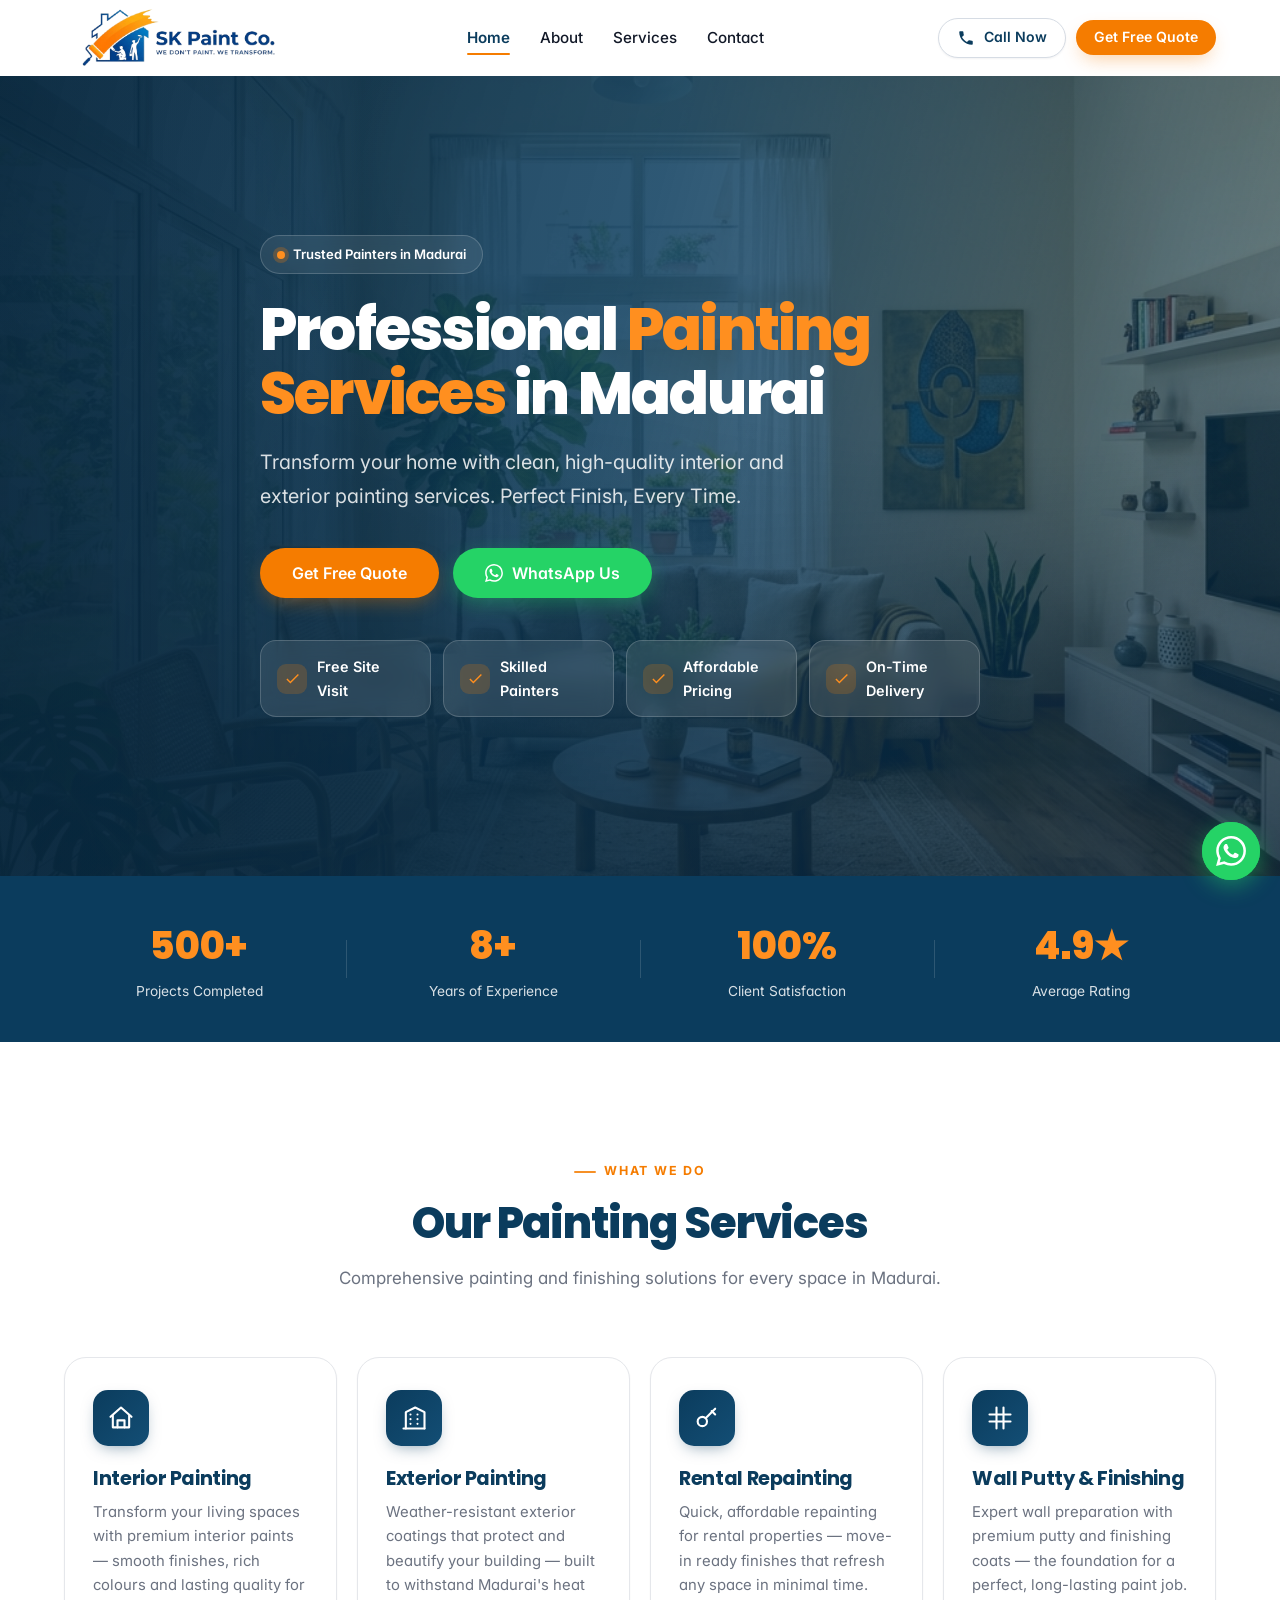
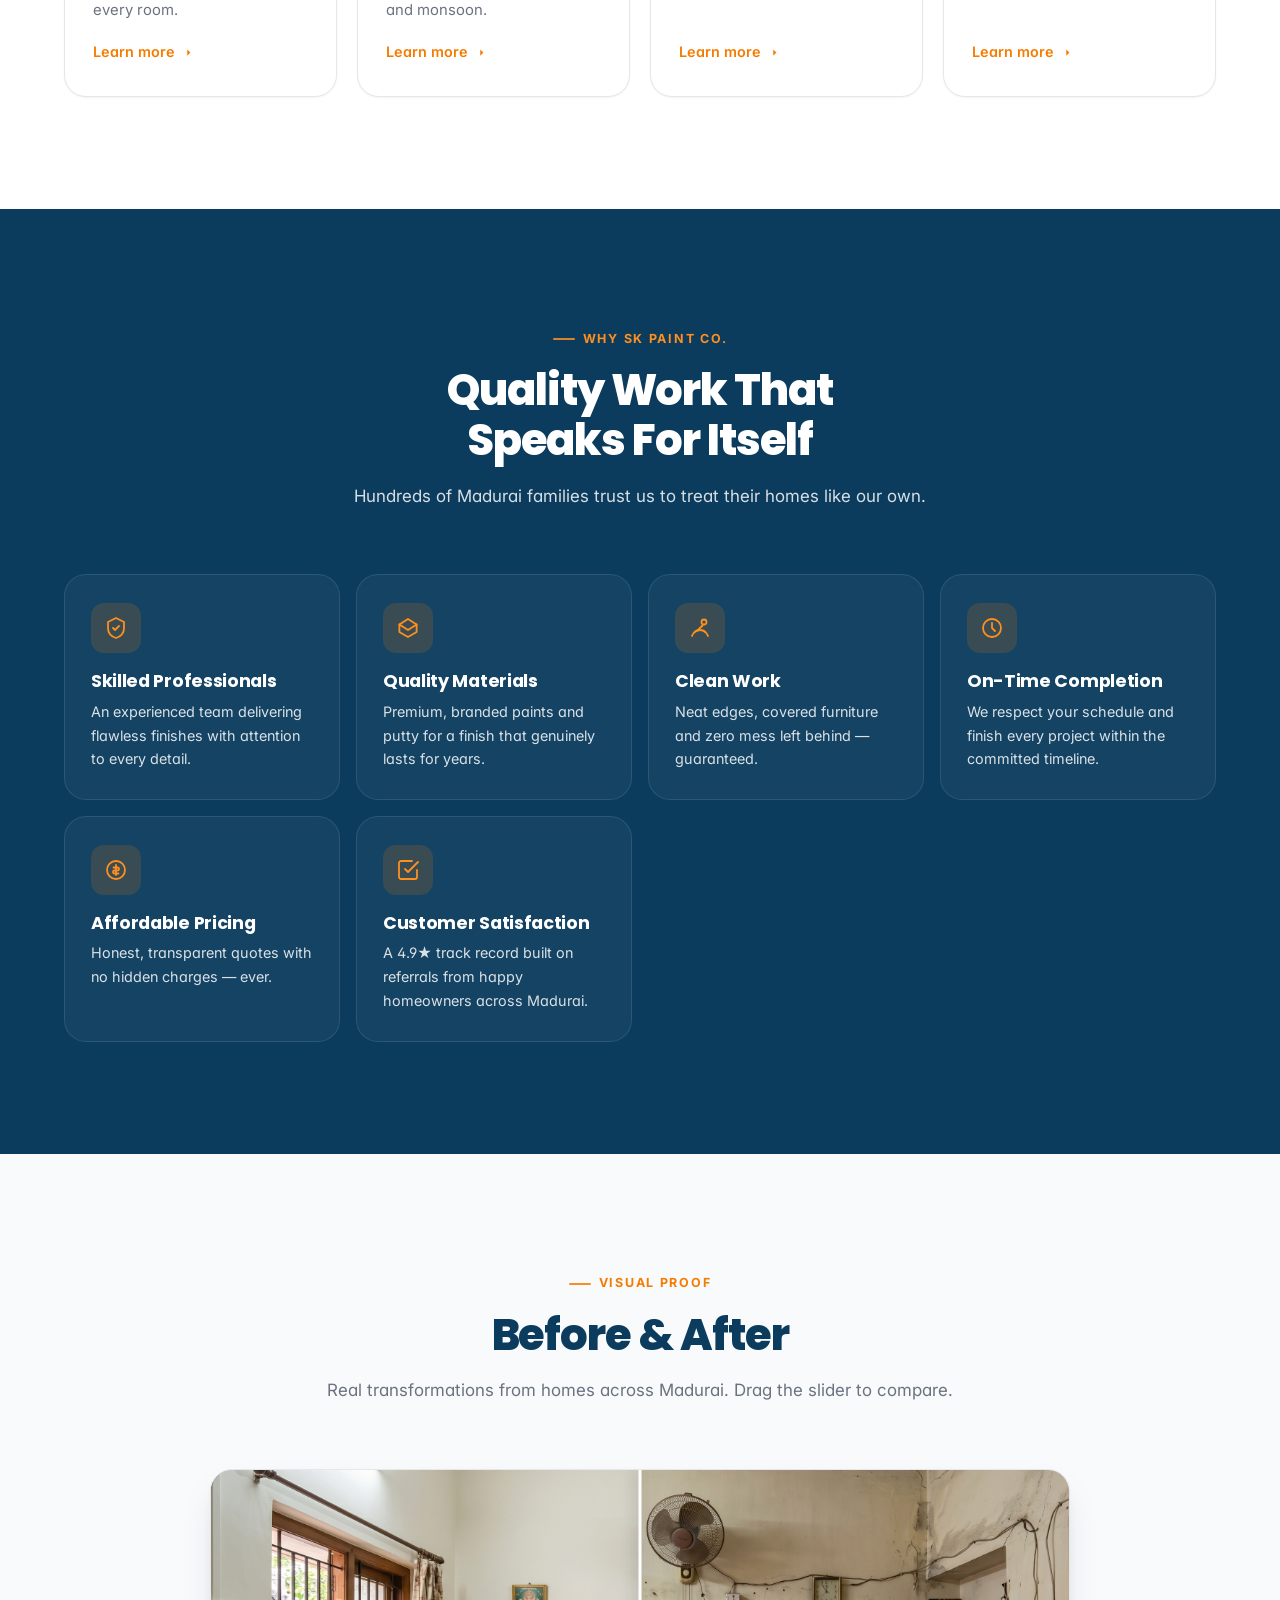
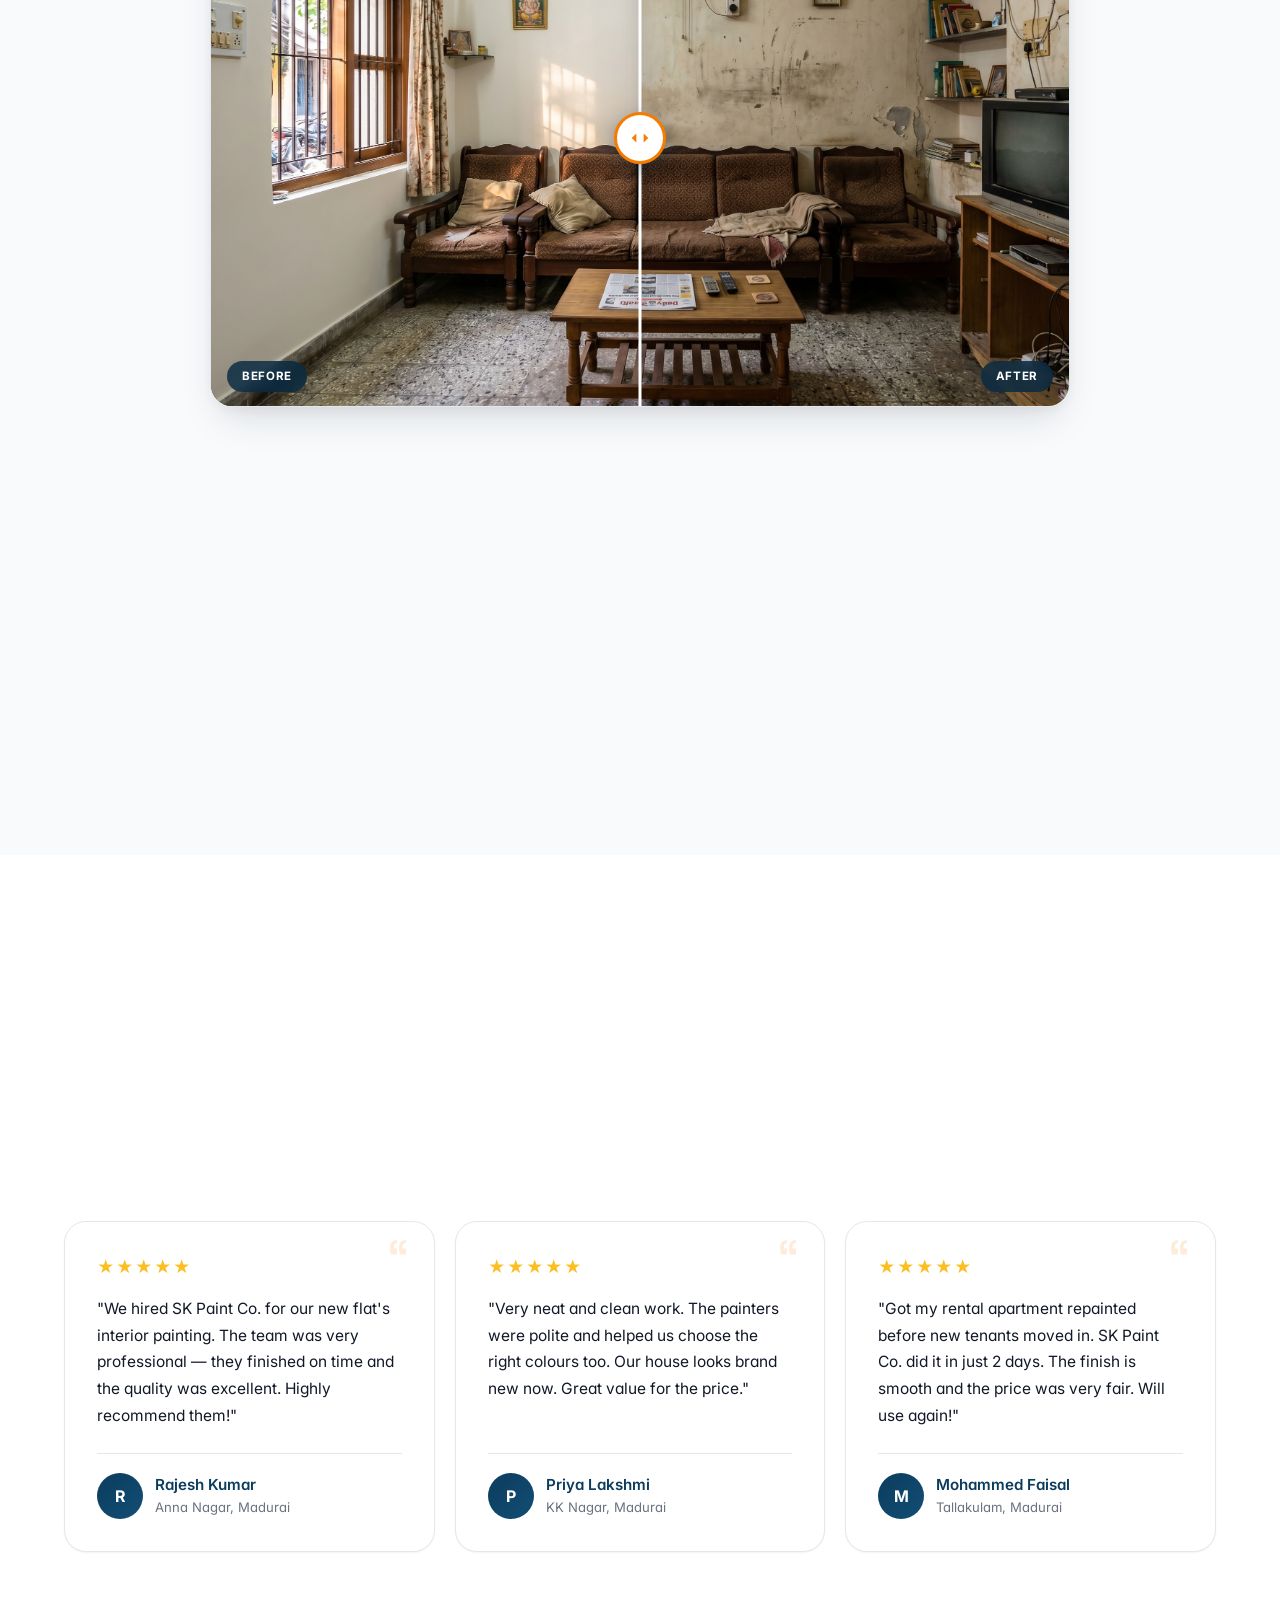
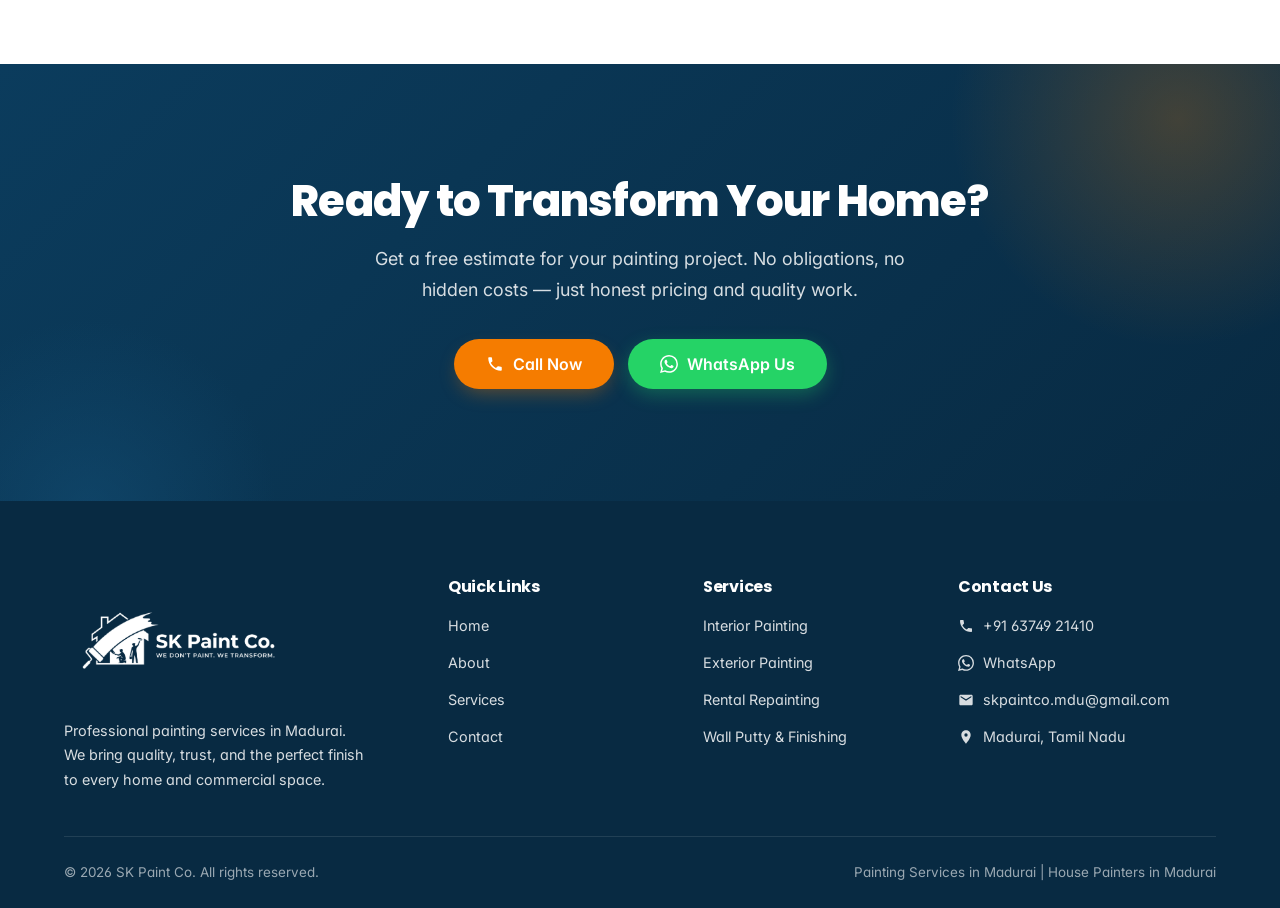
<file: index.html>
<!DOCTYPE html>
<html lang="en">
<head>
  <meta charset="UTF-8">
  <meta name="viewport" content="width=device-width, initial-scale=1.0">
  <title>Professional Painting Services in Madurai | SK Paint Co.</title>
  <meta name="description" content="SK Paint Co. offers professional interior & exterior painting services in Madurai. Skilled painters, free site visit, affordable pricing & on-time delivery. Get a free quote on WhatsApp today!">
  <meta name="keywords" content="Painter in Madurai, Painting Services in Madurai, House Painters in Madurai, Interior Painting Madurai, Exterior Painting Madurai, Wall Putty, SK Paint Co">
  <meta name="author" content="SK Paint Co.">
  <link rel="canonical" href="https://www.skpaintco.com/">
  <meta name="robots" content="index, follow">
  <meta name="theme-color" content="#0B3C5D">
  <link rel="icon" href="images/Logo.png" type="image/png">
  <link rel="apple-touch-icon" href="images/Logo.png">
  <meta name="geo.region" content="IN-TN">
  <meta name="geo.placename" content="Madurai">
  <meta property="og:title" content="Professional Painting Services in Madurai | SK Paint Co.">
  <meta property="og:description" content="Clean, high-quality interior and exterior painting for homes, rentals, and commercial spaces in Madurai. Perfect Finish, Every Time.">
  <meta property="og:type" content="website">
  <meta property="og:locale" content="en_IN">
  <meta property="og:image" content="https://www.skpaintco.com/images/hero-bg.png">
  <meta property="og:url" content="https://www.skpaintco.com/">
  <meta name="twitter:card" content="summary_large_image">
  <meta name="twitter:title" content="Professional Painting Services in Madurai | SK Paint Co.">
  <meta name="twitter:description" content="Clean, high-quality interior and exterior painting for homes, rentals, and commercial spaces in Madurai.">
  <meta name="twitter:image" content="https://www.skpaintco.com/images/hero-bg.png">

  <link rel="preconnect" href="https://fonts.googleapis.com">
  <link rel="preconnect" href="https://fonts.gstatic.com" crossorigin>
  <link rel="preload" as="image" href="images/hero-bg.png" fetchpriority="high">
  <link rel="stylesheet" href="https://fonts.googleapis.com/css2?family=Inter:wght@400;500;600;700;800&family=Poppins:wght@600;700;800&display=swap" media="print" onload="this.media='all'">
  <noscript><link rel="stylesheet" href="https://fonts.googleapis.com/css2?family=Inter:wght@400;500;600;700;800&family=Poppins:wght@600;700;800&display=swap"></noscript>
  <link rel="stylesheet" href="style.css">

  <script type="application/ld+json">
  {
    "@context": "https://schema.org",
    "@type": "LocalBusiness",
    "name": "SK Paint Co.",
    "image": "https://www.skpaintco.com/images/Logo.png",
    "url": "https://www.skpaintco.com/",
    "slogan": "Perfect Finish, Every Time",
    "description": "Professional painting services in Madurai — interior, exterior, rental repainting, wall putty & finishing.",
    "telephone": "+916374921410",
    "email": "skpaintco.mdu@gmail.com",
    "address": { "@type": "PostalAddress", "addressLocality": "Madurai", "addressRegion": "Tamil Nadu", "addressCountry": "IN" },
    "areaServed": { "@type": "City", "name": "Madurai" },
    "priceRange": "₹₹",
    "aggregateRating": { "@type": "AggregateRating", "ratingValue": "4.9", "reviewCount": "120" },
    "openingHoursSpecification": {
      "@type": "OpeningHoursSpecification",
      "dayOfWeek": ["Monday","Tuesday","Wednesday","Thursday","Friday","Saturday","Sunday"],
      "opens": "08:00", "closes": "19:00"
    }
  }
  </script>
</head>
<body>

  <div id="app-header"></div>

  <!-- HERO -->
  <section class="hero">
    <div class="hero-bg" style="background-image:url('images/hero-bg.png')"></div>
    <div class="hero-overlay"></div>
    <div class="container hero-content">
      <span class="hero-badge"><span class="dot" aria-hidden="true"></span> Trusted Painters in Madurai</span>
      <h1>Professional <span class="accent">Painting Services</span> in Madurai</h1>
      <p class="hero-sub">Transform your home with clean, high-quality interior and exterior painting services. Perfect Finish, Every Time.</p>
      <div class="hero-btns">
        <a href="https://wa.me/916374921410?text=Hi%20SK%20Paint%20Co.%2C%20I%27d%20like%20a%20free%20quote." class="btn btn-primary btn-lg" target="_blank" rel="noopener">Get Free Quote</a>
        <a href="https://wa.me/916374921410?text=Hi%20SK%20Paint%20Co.%2C%20I%27d%20like%20a%20free%20quote." class="btn btn-whatsapp btn-lg" target="_blank" rel="noopener">
          <svg viewBox="0 0 24 24" aria-hidden="true"><path d="M17.472 14.382c-.297-.149-1.758-.867-2.03-.967-.273-.099-.471-.148-.67.15-.197.297-.767.966-.94 1.164-.173.199-.347.223-.644.075-.297-.15-1.255-.463-2.39-1.475-.883-.788-1.48-1.761-1.653-2.059-.173-.297-.018-.458.13-.606.134-.133.298-.347.446-.52.149-.174.198-.298.298-.497.099-.198.05-.371-.025-.52-.075-.149-.669-1.612-.916-2.207-.242-.579-.487-.5-.669-.51-.173-.008-.371-.01-.57-.01-.198 0-.52.074-.792.372-.272.297-1.04 1.016-1.04 2.479 0 1.462 1.065 2.875 1.213 3.074.149.198 2.096 3.2 5.077 4.487.709.306 1.262.489 1.694.625.712.227 1.36.195 1.871.118.571-.085 1.758-.719 2.006-1.413.248-.694.248-1.289.173-1.413-.074-.124-.272-.198-.57-.347m-5.421 7.403h-.004a9.87 9.87 0 01-5.031-1.378l-.361-.214-3.741.982.998-3.648-.235-.374a9.86 9.86 0 01-1.51-5.26c.001-5.45 4.436-9.884 9.888-9.884 2.64 0 5.122 1.03 6.988 2.898a9.825 9.825 0 012.893 6.994c-.003 5.45-4.437 9.884-9.885 9.884m8.413-18.297A11.815 11.815 0 0012.05 0C5.495 0 .16 5.335.157 11.892c0 2.096.547 4.142 1.588 5.945L.057 24l6.305-1.654a11.882 11.882 0 005.683 1.448h.005c6.554 0 11.89-5.335 11.893-11.893a11.821 11.821 0 00-3.48-8.413z"/></svg>
          WhatsApp Us
        </a>
      </div>
      <div class="hero-trust">
        <div class="trust-card"><span class="trust-ic"><svg viewBox="0 0 24 24" aria-hidden="true"><path d="M9 16.2 4.8 12l-1.4 1.4L9 19 21 7l-1.4-1.4z"/></svg></span> Free Site Visit</div>
        <div class="trust-card"><span class="trust-ic"><svg viewBox="0 0 24 24" aria-hidden="true"><path d="M9 16.2 4.8 12l-1.4 1.4L9 19 21 7l-1.4-1.4z"/></svg></span> Skilled Painters</div>
        <div class="trust-card"><span class="trust-ic"><svg viewBox="0 0 24 24" aria-hidden="true"><path d="M9 16.2 4.8 12l-1.4 1.4L9 19 21 7l-1.4-1.4z"/></svg></span> Affordable Pricing</div>
        <div class="trust-card"><span class="trust-ic"><svg viewBox="0 0 24 24" aria-hidden="true"><path d="M9 16.2 4.8 12l-1.4 1.4L9 19 21 7l-1.4-1.4z"/></svg></span> On-Time Delivery</div>
      </div>
    </div>
  </section>

  <!-- STATS -->
  <section class="stats-strip">
    <div class="container stats-grid">
      <div class="stat"><b data-count="500" data-suffix="+">0</b><span>Projects Completed</span></div>
      <div class="stat"><b data-count="8" data-suffix="+">0</b><span>Years of Experience</span></div>
      <div class="stat"><b data-count="100" data-suffix="%">0</b><span>Client Satisfaction</span></div>
      <div class="stat"><b data-count="4" data-suffix=".9★">0</b><span>Average Rating</span></div>
    </div>
  </section>

  <!-- SERVICES -->
  <section class="section" id="services">
    <div class="container">
      <div class="section-head reveal">
        <span class="eyebrow">What We Do</span>
        <h2 class="section-title">Our Painting Services</h2>
        <p class="section-subtitle">Comprehensive painting and finishing solutions for every space in Madurai.</p>
      </div>
      <div class="cards-grid">
        <article class="service-card reveal">
          <div class="service-ic"><svg viewBox="0 0 24 24" aria-hidden="true" stroke-width="1.8" stroke-linecap="round" stroke-linejoin="round"><path d="M3 11 12 3l9 8"/><path d="M5 10v10h14V10"/><path d="M9 20v-6h6v6"/></svg></div>
          <h3>Interior Painting</h3>
          <p>Transform your living spaces with premium interior paints — smooth finishes, rich colours and lasting quality for every room.</p>
          <a class="card-link" href="services.html">Learn more <svg viewBox="0 0 24 24" aria-hidden="true"><path d="M10 17l5-5-5-5v10z"/></svg></a>
        </article>
        <article class="service-card reveal" data-delay="1">
          <div class="service-ic"><svg viewBox="0 0 24 24" aria-hidden="true" stroke-width="1.8" stroke-linecap="round" stroke-linejoin="round"><path d="M3 21h18"/><path d="M5 21V7l8-4 8 4v14"/><path d="M9 9h0M9 13h0M9 17h0M15 9h0M15 13h0M15 17h0"/></svg></div>
          <h3>Exterior Painting</h3>
          <p>Weather-resistant exterior coatings that protect and beautify your building — built to withstand Madurai's heat and monsoon.</p>
          <a class="card-link" href="services.html">Learn more <svg viewBox="0 0 24 24" aria-hidden="true"><path d="M10 17l5-5-5-5v10z"/></svg></a>
        </article>
        <article class="service-card reveal" data-delay="2">
          <div class="service-ic"><svg viewBox="0 0 24 24" aria-hidden="true" stroke-width="1.8" stroke-linecap="round" stroke-linejoin="round"><circle cx="8" cy="15" r="4"/><path d="M10.8 12.2 19 4"/><path d="M16 6l3 3"/></svg></div>
          <h3>Rental Repainting</h3>
          <p>Quick, affordable repainting for rental properties — move-in ready finishes that refresh any space in minimal time.</p>
          <a class="card-link" href="services.html">Learn more <svg viewBox="0 0 24 24" aria-hidden="true"><path d="M10 17l5-5-5-5v10z"/></svg></a>
        </article>
        <article class="service-card reveal" data-delay="3">
          <div class="service-ic"><svg viewBox="0 0 24 24" aria-hidden="true" stroke-width="1.8" stroke-linecap="round" stroke-linejoin="round"><path d="M3 9h18M3 15h18M9 3v18M15 3v18"/></svg></div>
          <h3>Wall Putty &amp; Finishing</h3>
          <p>Expert wall preparation with premium putty and finishing coats — the foundation for a perfect, long-lasting paint job.</p>
          <a class="card-link" href="services.html">Learn more <svg viewBox="0 0 24 24" aria-hidden="true"><path d="M10 17l5-5-5-5v10z"/></svg></a>
        </article>
      </div>
    </div>
  </section>

  <!-- WHY CHOOSE US -->
  <section class="section why-section" id="why-us">
    <div class="container">
      <div class="section-head reveal">
        <span class="eyebrow">Why SK Paint Co.</span>
        <h2 class="section-title">Quality Work That Speaks For Itself</h2>
        <p class="section-subtitle">Hundreds of Madurai families trust us to treat their homes like our own.</p>
      </div>
      <div class="why-grid">
        <div class="why-card reveal"><div class="why-ic"><svg viewBox="0 0 24 24" stroke-width="1.8" stroke-linecap="round" stroke-linejoin="round"><path d="M12 2 4 6v6c0 5 3.4 8.5 8 10 4.6-1.5 8-5 8-10V6z"/><path d="M9 12l2 2 4-4"/></svg></div><h3>Skilled Professionals</h3><p>An experienced team delivering flawless finishes with attention to every detail.</p></div>
        <div class="why-card reveal" data-delay="1"><div class="why-ic"><svg viewBox="0 0 24 24" stroke-width="1.8" stroke-linecap="round" stroke-linejoin="round"><path d="M20.6 8.5 12 3 3.4 8.5 12 14z"/><path d="M3.4 8.5V16L12 21l8.6-5V8.5"/></svg></div><h3>Quality Materials</h3><p>Premium, branded paints and putty for a finish that genuinely lasts for years.</p></div>
        <div class="why-card reveal" data-delay="2"><div class="why-ic"><svg viewBox="0 0 24 24" stroke-width="1.8" stroke-linecap="round" stroke-linejoin="round"><path d="m9.5 14.5 5-5"/><path d="M4 20s2-6 8-6 8 6 8 6"/><circle cx="16" cy="6" r="2.5"/></svg></div><h3>Clean Work</h3><p>Neat edges, covered furniture and zero mess left behind — guaranteed.</p></div>
        <div class="why-card reveal"><div class="why-ic"><svg viewBox="0 0 24 24" stroke-width="1.8" stroke-linecap="round" stroke-linejoin="round"><circle cx="12" cy="12" r="9"/><path d="M12 7v5l3 3"/></svg></div><h3>On-Time Completion</h3><p>We respect your schedule and finish every project within the committed timeline.</p></div>
        <div class="why-card reveal" data-delay="1"><div class="why-ic"><svg viewBox="0 0 24 24" stroke-width="1.8" stroke-linecap="round" stroke-linejoin="round"><circle cx="12" cy="12" r="9"/><path d="M12 7v10M9.5 9.5h4a1.5 1.5 0 0 1 0 3h-3a1.5 1.5 0 0 0 0 3h4"/></svg></div><h3>Affordable Pricing</h3><p>Honest, transparent quotes with no hidden charges — ever.</p></div>
        <div class="why-card reveal" data-delay="2"><div class="why-ic"><svg viewBox="0 0 24 24" stroke-width="1.8" stroke-linecap="round" stroke-linejoin="round"><path d="m9 11 3 3L22 4"/><path d="M21 12v7a2 2 0 0 1-2 2H5a2 2 0 0 1-2-2V5a2 2 0 0 1 2-2h11"/></svg></div><h3>Customer Satisfaction</h3><p>A 4.9★ track record built on referrals from happy homeowners across Madurai.</p></div>
      </div>
    </div>
  </section>

  <!-- BEFORE & AFTER -->
  <section class="section section--surface" id="gallery">
    <div class="container">
      <div class="section-head reveal">
        <span class="eyebrow">Visual Proof</span>
        <h2 class="section-title">Before &amp; After</h2>
        <p class="section-subtitle">Real transformations from homes across Madurai. Drag the slider to compare.</p>
      </div>

      <div class="comparison-wrapper reveal" id="comparisonSlider">
        <div class="comparison-container" id="comparisonContainer">
          <img src="images/1.png" alt="Wall before painting" class="comparison-img comparison-before" draggable="false">
          <img src="images/2.png" alt="Wall after professional painting" class="comparison-img comparison-after" id="comparisonAfter" draggable="false">
          <div class="comparison-divider" id="comparisonDivider"></div>
          <span class="comparison-tip" id="comparisonTip" aria-hidden="true">Drag to compare</span>
          <button class="comparison-handle" id="comparisonHandle" role="slider" aria-label="Compare before and after"
                  aria-valuemin="0" aria-valuemax="100" aria-valuenow="50">
            <svg viewBox="0 0 24 24" aria-hidden="true"><path d="M8 7l-5 5 5 5V7zm8 0v10l5-5-5-5z"/></svg>
          </button>
          <div class="comparison-labels">
            <span class="comparison-label-tag">Before</span>
            <span class="comparison-label-tag">After</span>
          </div>
        </div>
      </div>

      <div class="gallery-grid">
        <figure class="gallery-item reveal" data-lightbox>
          <img src="images/before-after-1.png" alt="Living room painting transformation in Madurai" loading="lazy">
          <span class="gallery-zoom"><svg viewBox="0 0 24 24" aria-hidden="true"><path d="M15.5 14h-.79l-.28-.27a6.5 6.5 0 1 0-.7.7l.27.28v.79l5 5 1.49-1.5-5-5zm-6 0A4.5 4.5 0 1 1 14 9.5 4.5 4.5 0 0 1 9.5 14z"/></svg></span>
          <figcaption class="gallery-label">Living Room Makeover</figcaption>
        </figure>
        <figure class="gallery-item reveal" data-delay="1" data-lightbox>
          <img src="images/before-after-2.png" alt="Exterior house painting transformation in Madurai" loading="lazy">
          <span class="gallery-zoom"><svg viewBox="0 0 24 24" aria-hidden="true"><path d="M15.5 14h-.79l-.28-.27a6.5 6.5 0 1 0-.7.7l.27.28v.79l5 5 1.49-1.5-5-5zm-6 0A4.5 4.5 0 1 1 14 9.5 4.5 4.5 0 0 1 9.5 14z"/></svg></span>
          <figcaption class="gallery-label">Exterior Transformation</figcaption>
        </figure>
        <figure class="gallery-item reveal" data-delay="2" data-lightbox>
          <img src="images/before-after-3.png" alt="Bedroom wall painting transformation in Madurai" loading="lazy">
          <span class="gallery-zoom"><svg viewBox="0 0 24 24" aria-hidden="true"><path d="M15.5 14h-.79l-.28-.27a6.5 6.5 0 1 0-.7.7l.27.28v.79l5 5 1.49-1.5-5-5zm-6 0A4.5 4.5 0 1 1 14 9.5 4.5 4.5 0 0 1 9.5 14z"/></svg></span>
          <figcaption class="gallery-label">Bedroom Refresh</figcaption>
        </figure>
      </div>
    </div>
  </section>

  <!-- TESTIMONIALS -->
  <section class="section" id="testimonials">
    <div class="container">
      <div class="section-head reveal">
        <span class="eyebrow">Customer Reviews</span>
        <h2 class="section-title">What Our Customers Say</h2>
      </div>
      <div style="text-align:center">
        <div class="rating-banner reveal">
          <span class="stars">★★★★★</span>
          <b>4.9 / 5</b>
          <span>from 120+ happy customers in Madurai</span>
        </div>
      </div>
      <div class="testimonials-grid">
        <article class="testimonial-card reveal">
          <div class="testimonial-stars" aria-label="5 out of 5 stars">★★★★★</div>
          <p>"We hired SK Paint Co. for our new flat's interior painting. The team was very professional — they finished on time and the quality was excellent. Highly recommend them!"</p>
          <div class="testimonial-author"><div class="testimonial-avatar">R</div><div><div class="testimonial-name">Rajesh Kumar</div><div class="testimonial-location">Anna Nagar, Madurai</div></div></div>
        </article>
        <article class="testimonial-card reveal" data-delay="1">
          <div class="testimonial-stars" aria-label="5 out of 5 stars">★★★★★</div>
          <p>"Very neat and clean work. The painters were polite and helped us choose the right colours too. Our house looks brand new now. Great value for the price."</p>
          <div class="testimonial-author"><div class="testimonial-avatar">P</div><div><div class="testimonial-name">Priya Lakshmi</div><div class="testimonial-location">KK Nagar, Madurai</div></div></div>
        </article>
        <article class="testimonial-card reveal" data-delay="2">
          <div class="testimonial-stars" aria-label="5 out of 5 stars">★★★★★</div>
          <p>"Got my rental apartment repainted before new tenants moved in. SK Paint Co. did it in just 2 days. The finish is smooth and the price was very fair. Will use again!"</p>
          <div class="testimonial-author"><div class="testimonial-avatar">M</div><div><div class="testimonial-name">Mohammed Faisal</div><div class="testimonial-location">Tallakulam, Madurai</div></div></div>
        </article>
      </div>
    </div>
  </section>

  <!-- CTA -->
  <section class="section cta-section" id="cta">
    <div class="container">
      <h2 class="reveal">Ready to Transform Your Home?</h2>
      <p class="reveal">Get a free estimate for your painting project. No obligations, no hidden costs — just honest pricing and quality work.</p>
      <div class="cta-btns reveal">
        <a href="tel:+916374921410" class="btn btn-primary btn-lg">
          <svg viewBox="0 0 24 24" aria-hidden="true"><path d="M6.62 10.79c1.44 2.83 3.76 5.14 6.59 6.59l2.2-2.2c.27-.27.67-.36 1.02-.24 1.12.37 2.33.57 3.57.57.55 0 1 .45 1 1V20c0 .55-.45 1-1 1-9.39 0-17-7.61-17-17 0-.55.45-1 1-1H7c.55 0 1 .45 1 1 0 1.25.2 2.45.57 3.57.11.35.03.74-.25 1.02l-2.2 2.2z"/></svg> Call Now
        </a>
        <a href="https://wa.me/916374921410?text=Hi%20SK%20Paint%20Co.%2C%20I%27d%20like%20a%20free%20quote." class="btn btn-whatsapp btn-lg" target="_blank" rel="noopener">
          <svg viewBox="0 0 24 24" aria-hidden="true"><path d="M17.472 14.382c-.297-.149-1.758-.867-2.03-.967-.273-.099-.471-.148-.67.15-.197.297-.767.966-.94 1.164-.173.199-.347.223-.644.075-.297-.15-1.255-.463-2.39-1.475-.883-.788-1.48-1.761-1.653-2.059-.173-.297-.018-.458.13-.606.134-.133.298-.347.446-.52.149-.174.198-.298.298-.497.099-.198.05-.371-.025-.52-.075-.149-.669-1.612-.916-2.207-.242-.579-.487-.5-.669-.51-.173-.008-.371-.01-.57-.01-.198 0-.52.074-.792.372-.272.297-1.04 1.016-1.04 2.479 0 1.462 1.065 2.875 1.213 3.074.149.198 2.096 3.2 5.077 4.487.709.306 1.262.489 1.694.625.712.227 1.36.195 1.871.118.571-.085 1.758-.719 2.006-1.413.248-.694.248-1.289.173-1.413-.074-.124-.272-.198-.57-.347m-5.421 7.403h-.004a9.87 9.87 0 01-5.031-1.378l-.361-.214-3.741.982.998-3.648-.235-.374a9.86 9.86 0 01-1.51-5.26c.001-5.45 4.436-9.884 9.888-9.884 2.64 0 5.122 1.03 6.988 2.898a9.825 9.825 0 012.893 6.994c-.003 5.45-4.437 9.884-9.885 9.884m8.413-18.297A11.815 11.815 0 0012.05 0C5.495 0 .16 5.335.157 11.892c0 2.096.547 4.142 1.588 5.945L.057 24l6.305-1.654a11.882 11.882 0 005.683 1.448h.005c6.554 0 11.89-5.335 11.893-11.893a11.821 11.821 0 00-3.48-8.413z"/></svg> WhatsApp Us
        </a>
      </div>
    </div>
  </section>

  <div id="app-footer"></div>
  <div id="app-floating"></div>

  <script src="components.js"></script>
  <script src="script.js"></script>
</body>
</html>
</file>
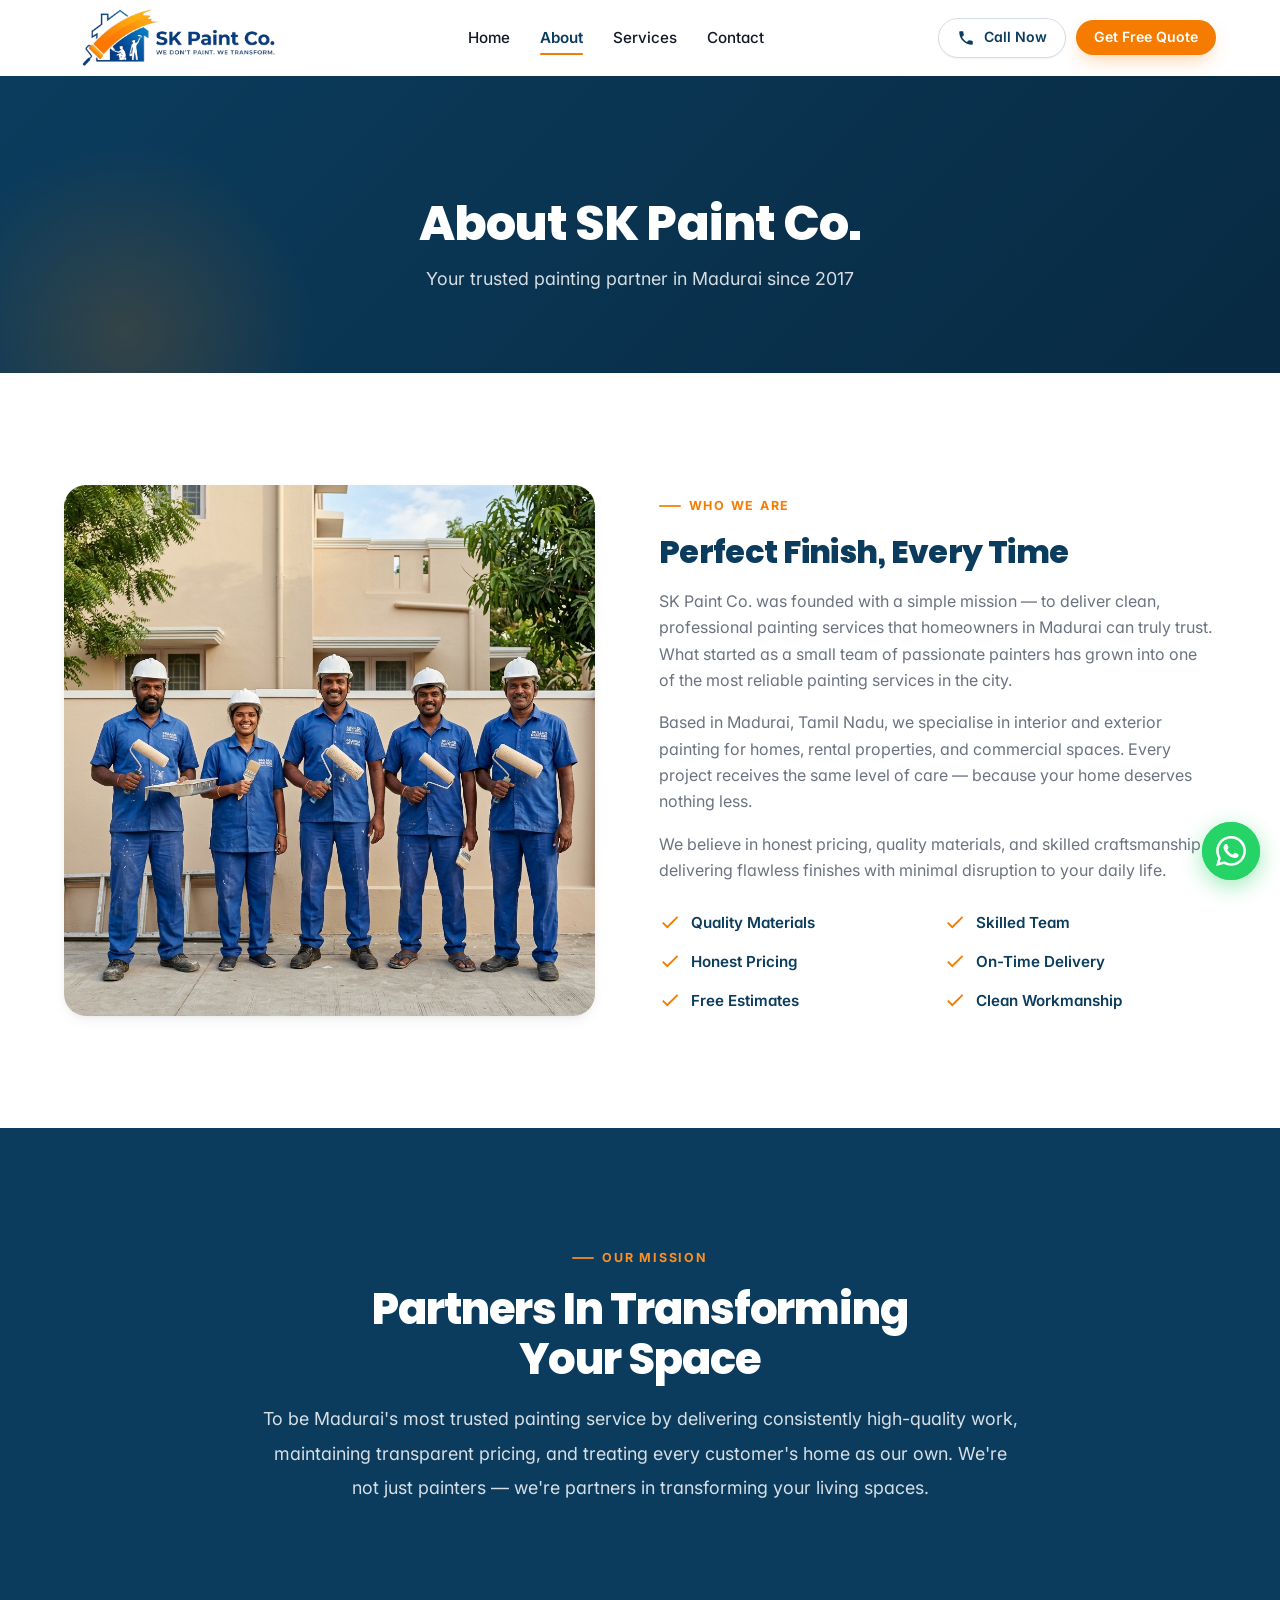
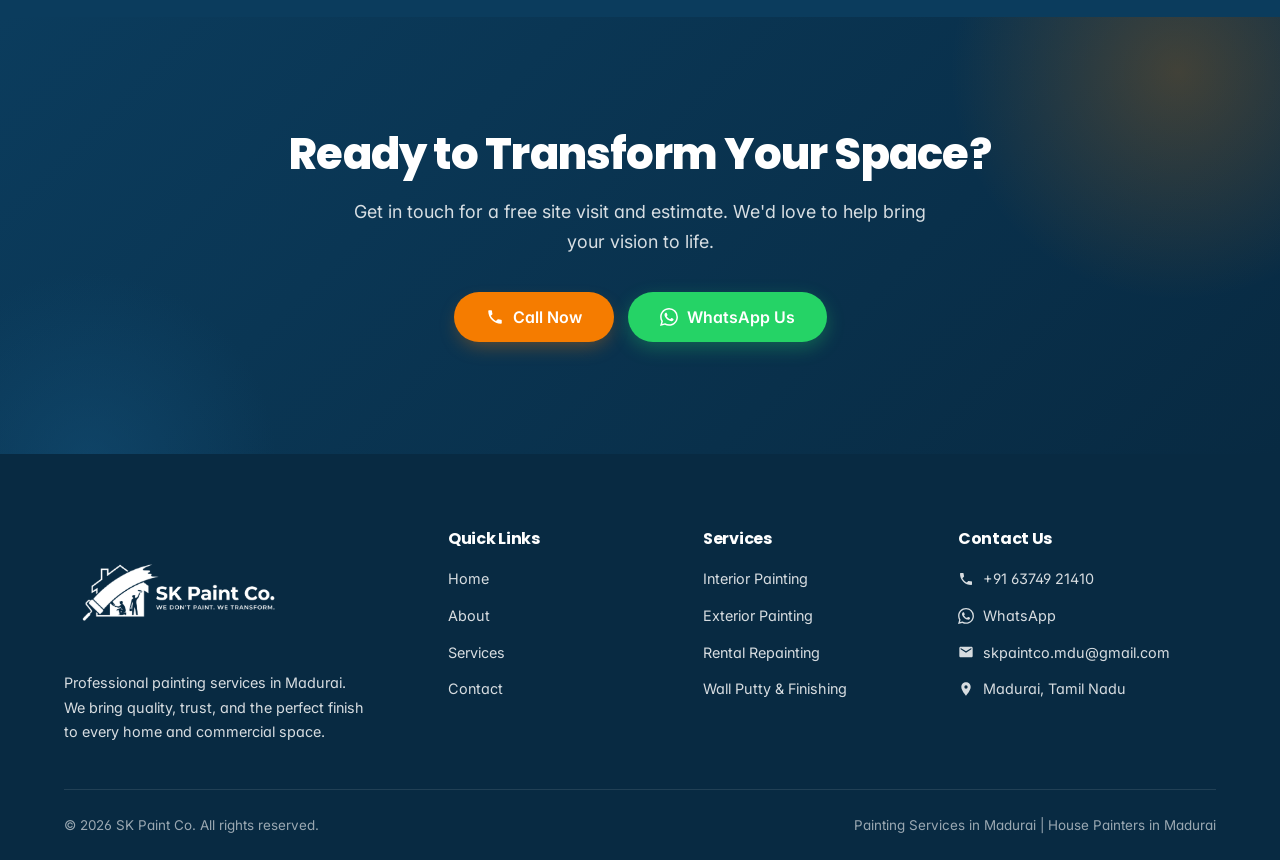
<file: about.html>
<!DOCTYPE html>
<html lang="en">
<head>
  <meta charset="UTF-8">
  <meta name="viewport" content="width=device-width, initial-scale=1.0">
  <title>About Us | SK Paint Co. — House Painters in Madurai</title>
  <meta name="description" content="Learn about SK Paint Co., Madurai's trusted painting service. Our skilled team delivers clean, professional interior and exterior painting with honest pricing and on-time delivery.">
  <meta name="keywords" content="House Painters in Madurai, Painting Company Madurai, About SK Paint Co">
  <link rel="canonical" href="https://www.skpaintco.com/about">
  <meta name="robots" content="index, follow">
  <meta name="theme-color" content="#0B3C5D">
  <link rel="icon" href="images/Logo.png" type="image/png">
  <link rel="apple-touch-icon" href="images/Logo.png">
  <meta name="geo.region" content="IN-TN">
  <meta name="geo.placename" content="Madurai">
  <meta property="og:title" content="About Us | SK Paint Co. — House Painters in Madurai">
  <meta property="og:description" content="Madurai's trusted painting service. Skilled team, honest pricing, perfect finish every time.">
  <meta property="og:type" content="website">
  <meta property="og:locale" content="en_IN">
  <meta property="og:image" content="https://www.skpaintco.com/images/about-team.png">
  <meta name="twitter:card" content="summary_large_image">
  <meta name="twitter:title" content="About Us | SK Paint Co.">
  <meta name="twitter:description" content="Madurai's trusted painting service. Perfect Finish, Every Time.">

  <link rel="preconnect" href="https://fonts.googleapis.com">
  <link rel="preconnect" href="https://fonts.gstatic.com" crossorigin>
  <link rel="stylesheet" href="https://fonts.googleapis.com/css2?family=Inter:wght@400;500;600;700;800&family=Poppins:wght@600;700;800&display=swap" media="print" onload="this.media='all'">
  <noscript><link rel="stylesheet" href="https://fonts.googleapis.com/css2?family=Inter:wght@400;500;600;700;800&family=Poppins:wght@600;700;800&display=swap"></noscript>
  <link rel="stylesheet" href="style.css">

  <script type="application/ld+json">
  {
    "@context": "https://schema.org",
    "@type": "LocalBusiness",
    "name": "SK Paint Co.",
    "slogan": "Perfect Finish, Every Time",
    "description": "Professional painting services in Madurai — interior, exterior, rental repainting, wall putty & finishing.",
    "telephone": "+916374921410",
    "address": { "@type": "PostalAddress", "addressLocality": "Madurai", "addressRegion": "Tamil Nadu", "addressCountry": "IN" },
    "areaServed": { "@type": "City", "name": "Madurai" },
    "priceRange": "₹₹"
  }
  </script>
</head>
<body>

  <div id="app-header"></div>

  <!-- PAGE HERO -->
  <section class="page-hero">
    <div class="container">
      <h1>About SK Paint Co.</h1>
      <p>Your trusted painting partner in Madurai since 2017</p>
    </div>
  </section>

  <!-- ABOUT -->
  <section class="section">
    <div class="container about-content">
      <div class="about-img reveal">
        <img src="images/about-team.png" alt="SK Paint Co. professional painting team in Madurai" loading="lazy">
      </div>
      <div class="about-text reveal" data-delay="1">
        <span class="eyebrow">Who We Are</span>
        <h2>Perfect Finish, Every Time</h2>
        <p>SK Paint Co. was founded with a simple mission — to deliver clean, professional painting services that homeowners in Madurai can truly trust. What started as a small team of passionate painters has grown into one of the most reliable painting services in the city.</p>
        <p>Based in Madurai, Tamil Nadu, we specialise in interior and exterior painting for homes, rental properties, and commercial spaces. Every project receives the same level of care — because your home deserves nothing less.</p>
        <p>We believe in honest pricing, quality materials, and skilled craftsmanship, delivering flawless finishes with minimal disruption to your daily life.</p>
        <div class="about-values">
          <div class="about-value"><svg viewBox="0 0 24 24" aria-hidden="true"><path d="M9 16.2 4.8 12l-1.4 1.4L9 19 21 7l-1.4-1.4z"/></svg> Quality Materials</div>
          <div class="about-value"><svg viewBox="0 0 24 24" aria-hidden="true"><path d="M9 16.2 4.8 12l-1.4 1.4L9 19 21 7l-1.4-1.4z"/></svg> Skilled Team</div>
          <div class="about-value"><svg viewBox="0 0 24 24" aria-hidden="true"><path d="M9 16.2 4.8 12l-1.4 1.4L9 19 21 7l-1.4-1.4z"/></svg> Honest Pricing</div>
          <div class="about-value"><svg viewBox="0 0 24 24" aria-hidden="true"><path d="M9 16.2 4.8 12l-1.4 1.4L9 19 21 7l-1.4-1.4z"/></svg> On-Time Delivery</div>
          <div class="about-value"><svg viewBox="0 0 24 24" aria-hidden="true"><path d="M9 16.2 4.8 12l-1.4 1.4L9 19 21 7l-1.4-1.4z"/></svg> Free Estimates</div>
          <div class="about-value"><svg viewBox="0 0 24 24" aria-hidden="true"><path d="M9 16.2 4.8 12l-1.4 1.4L9 19 21 7l-1.4-1.4z"/></svg> Clean Workmanship</div>
        </div>
      </div>
    </div>
  </section>

  <!-- MISSION -->
  <section class="section why-section">
    <div class="container" style="text-align:center;max-width:760px">
      <span class="eyebrow reveal">Our Mission</span>
      <h2 class="section-title reveal">Partners In Transforming Your Space</h2>
      <p class="section-subtitle reveal" style="font-size:1.12rem;line-height:1.9;margin-top:18px">
        To be Madurai's most trusted painting service by delivering consistently high-quality work, maintaining transparent pricing, and treating every customer's home as our own. We're not just painters — we're partners in transforming your living spaces.
      </p>
    </div>
  </section>

  <!-- CTA -->
  <section class="section cta-section">
    <div class="container">
      <h2 class="reveal">Ready to Transform Your Space?</h2>
      <p class="reveal">Get in touch for a free site visit and estimate. We'd love to help bring your vision to life.</p>
      <div class="cta-btns reveal">
        <a href="tel:+916374921410" class="btn btn-primary btn-lg">
          <svg viewBox="0 0 24 24" aria-hidden="true"><path d="M6.62 10.79c1.44 2.83 3.76 5.14 6.59 6.59l2.2-2.2c.27-.27.67-.36 1.02-.24 1.12.37 2.33.57 3.57.57.55 0 1 .45 1 1V20c0 .55-.45 1-1 1-9.39 0-17-7.61-17-17 0-.55.45-1 1-1H7c.55 0 1 .45 1 1 0 1.25.2 2.45.57 3.57.11.35.03.74-.25 1.02l-2.2 2.2z"/></svg> Call Now
        </a>
        <a href="https://wa.me/916374921410?text=Hi%20SK%20Paint%20Co.%2C%20I%27d%20like%20a%20free%20quote." class="btn btn-whatsapp btn-lg" target="_blank" rel="noopener">
          <svg viewBox="0 0 24 24" aria-hidden="true"><path d="M17.472 14.382c-.297-.149-1.758-.867-2.03-.967-.273-.099-.471-.148-.67.15-.197.297-.767.966-.94 1.164-.173.199-.347.223-.644.075-.297-.15-1.255-.463-2.39-1.475-.883-.788-1.48-1.761-1.653-2.059-.173-.297-.018-.458.13-.606.134-.133.298-.347.446-.52.149-.174.198-.298.298-.497.099-.198.05-.371-.025-.52-.075-.149-.669-1.612-.916-2.207-.242-.579-.487-.5-.669-.51-.173-.008-.371-.01-.57-.01-.198 0-.52.074-.792.372-.272.297-1.04 1.016-1.04 2.479 0 1.462 1.065 2.875 1.213 3.074.149.198 2.096 3.2 5.077 4.487.709.306 1.262.489 1.694.625.712.227 1.36.195 1.871.118.571-.085 1.758-.719 2.006-1.413.248-.694.248-1.289.173-1.413-.074-.124-.272-.198-.57-.347m-5.421 7.403h-.004a9.87 9.87 0 01-5.031-1.378l-.361-.214-3.741.982.998-3.648-.235-.374a9.86 9.86 0 01-1.51-5.26c.001-5.45 4.436-9.884 9.888-9.884 2.64 0 5.122 1.03 6.988 2.898a9.825 9.825 0 012.893 6.994c-.003 5.45-4.437 9.884-9.885 9.884m8.413-18.297A11.815 11.815 0 0012.05 0C5.495 0 .16 5.335.157 11.892c0 2.096.547 4.142 1.588 5.945L.057 24l6.305-1.654a11.882 11.882 0 005.683 1.448h.005c6.554 0 11.89-5.335 11.893-11.893a11.821 11.821 0 00-3.48-8.413z"/></svg> WhatsApp Us
        </a>
      </div>
    </div>
  </section>

  <div id="app-footer"></div>
  <div id="app-floating"></div>

  <script src="components.js"></script>
  <script src="script.js"></script>
</body>
</html>
</file>
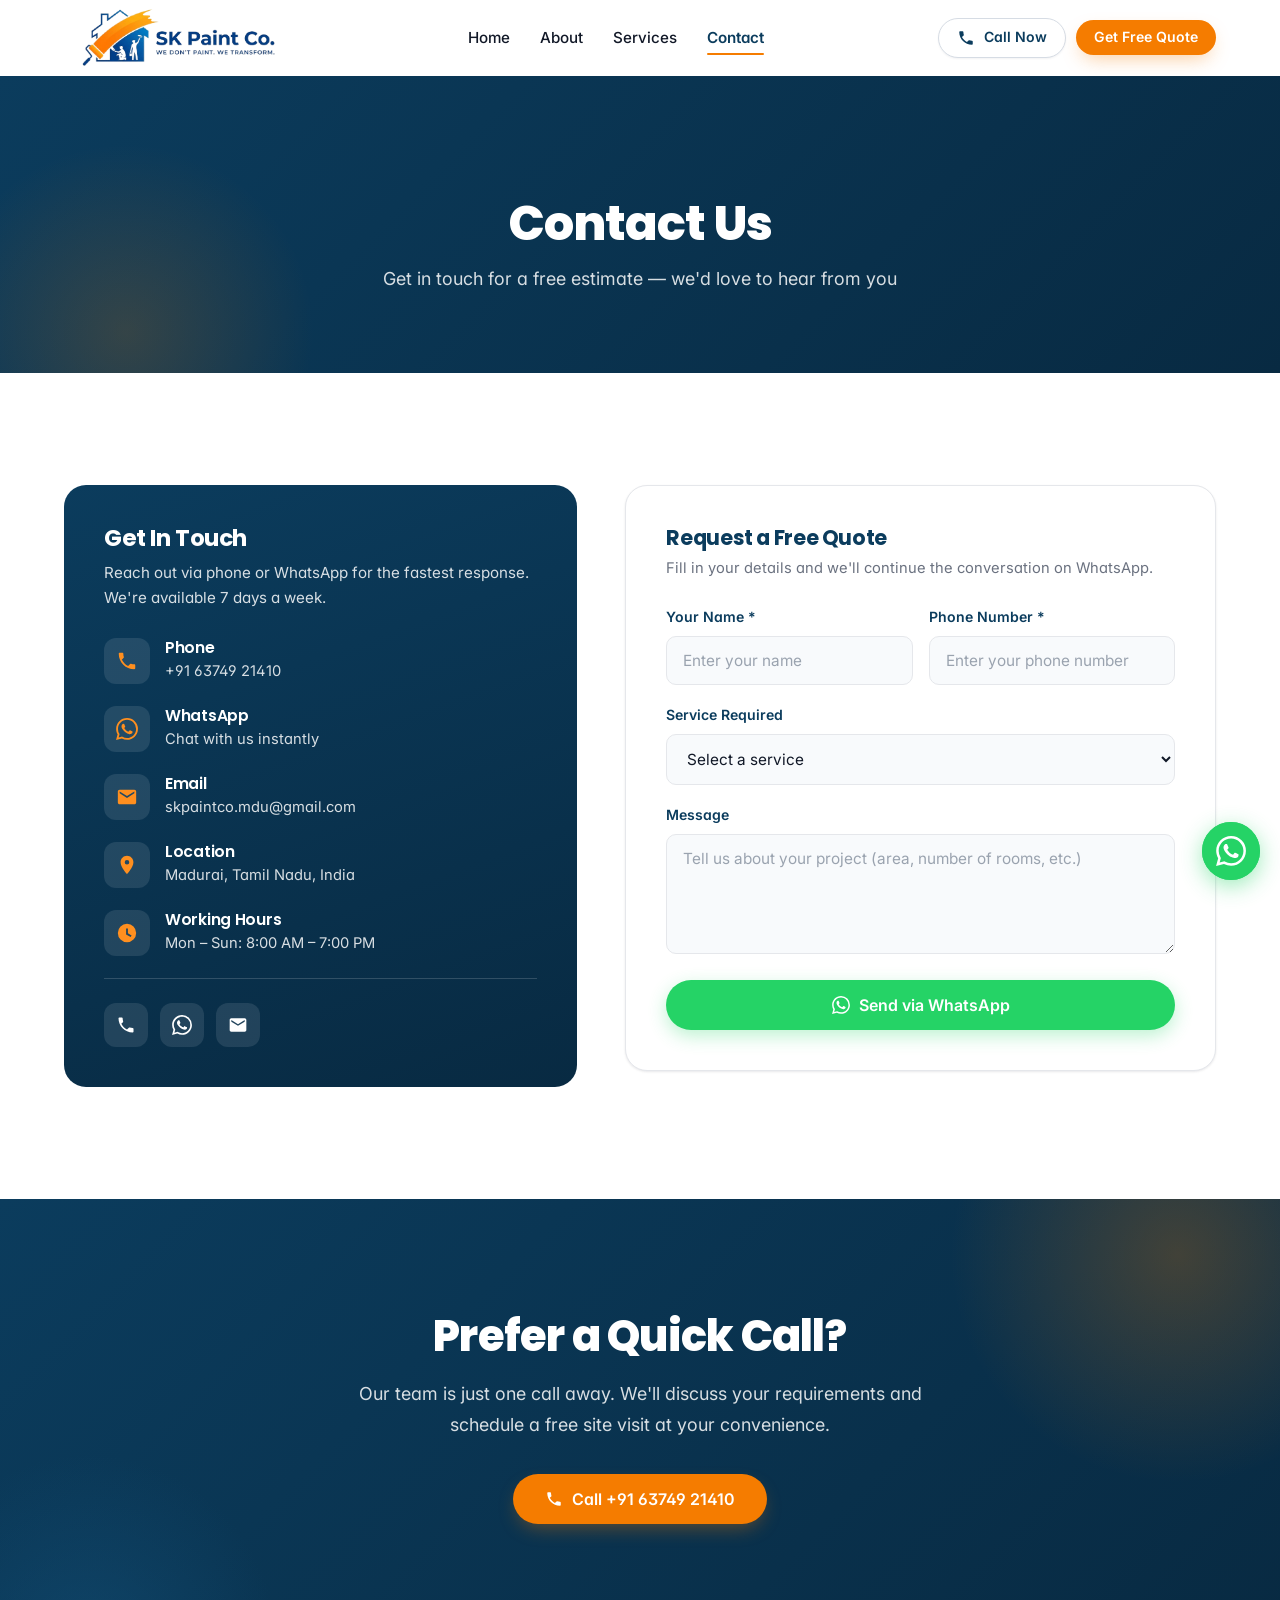
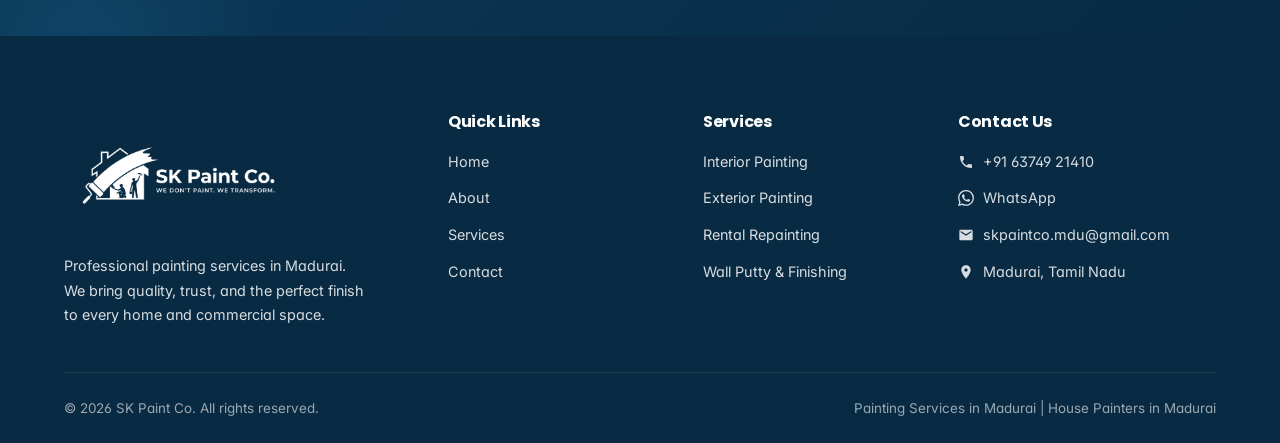
<file: contact.html>
<!DOCTYPE html>
<html lang="en">
<head>
  <meta charset="UTF-8">
  <meta name="viewport" content="width=device-width, initial-scale=1.0">
  <title>Contact Us | Get a Free Painting Quote in Madurai — SK Paint Co.</title>
  <meta name="description" content="Contact SK Paint Co. for a free painting estimate in Madurai. Call, WhatsApp, or email us, or fill out our quick form. Professional house painters in Madurai.">
  <meta name="keywords" content="Contact Painters Madurai, Free Painting Quote Madurai, SK Paint Co Contact">
  <link rel="canonical" href="https://www.skpaintco.com/contact">
  <meta name="robots" content="index, follow">
  <meta name="theme-color" content="#0B3C5D">
  <link rel="icon" href="images/Logo.png" type="image/png">
  <link rel="apple-touch-icon" href="images/Logo.png">
  <meta name="geo.region" content="IN-TN">
  <meta name="geo.placename" content="Madurai">
  <meta property="og:title" content="Contact Us | Get a Free Painting Quote in Madurai — SK Paint Co.">
  <meta property="og:description" content="Contact SK Paint Co. for a free painting estimate in Madurai.">
  <meta property="og:type" content="website">
  <meta property="og:locale" content="en_IN">
  <meta name="twitter:card" content="summary_large_image">
  <meta name="twitter:title" content="Contact SK Paint Co. | Free Quote Madurai">
  <meta name="twitter:description" content="Contact SK Paint Co. for a free painting estimate in Madurai.">

  <link rel="preconnect" href="https://fonts.googleapis.com">
  <link rel="preconnect" href="https://fonts.gstatic.com" crossorigin>
  <link rel="stylesheet" href="https://fonts.googleapis.com/css2?family=Inter:wght@400;500;600;700;800&family=Poppins:wght@600;700;800&display=swap" media="print" onload="this.media='all'">
  <noscript><link rel="stylesheet" href="https://fonts.googleapis.com/css2?family=Inter:wght@400;500;600;700;800&family=Poppins:wght@600;700;800&display=swap"></noscript>
  <link rel="stylesheet" href="style.css">

  <script type="application/ld+json">
  {
    "@context": "https://schema.org",
    "@type": "LocalBusiness",
    "name": "SK Paint Co.",
    "description": "Professional painting services in Madurai — interior, exterior, rental repainting, wall putty & finishing.",
    "telephone": "+916374921410",
    "email": "skpaintco.mdu@gmail.com",
    "address": { "@type": "PostalAddress", "addressLocality": "Madurai", "addressRegion": "Tamil Nadu", "addressCountry": "IN" },
    "areaServed": { "@type": "City", "name": "Madurai" },
    "priceRange": "₹₹",
    "openingHoursSpecification": { "@type": "OpeningHoursSpecification",
      "dayOfWeek": ["Monday","Tuesday","Wednesday","Thursday","Friday","Saturday","Sunday"], "opens": "08:00", "closes": "19:00" }
  }
  </script>
</head>
<body>

  <div id="app-header"></div>

  <!-- PAGE HERO -->
  <section class="page-hero">
    <div class="container">
      <h1>Contact Us</h1>
      <p>Get in touch for a free estimate — we'd love to hear from you</p>
    </div>
  </section>

  <!-- CONTACT -->
  <section class="section">
    <div class="container contact-grid">

      <!-- Info -->
      <div class="contact-info-card reveal">
        <h3>Get In Touch</h3>
        <p>Reach out via phone or WhatsApp for the fastest response. We're available 7 days a week.</p>

        <div class="contact-item">
          <div class="contact-item-icon"><svg viewBox="0 0 24 24" aria-hidden="true"><path d="M6.62 10.79c1.44 2.83 3.76 5.14 6.59 6.59l2.2-2.2c.27-.27.67-.36 1.02-.24 1.12.37 2.33.57 3.57.57.55 0 1 .45 1 1V20c0 .55-.45 1-1 1-9.39 0-17-7.61-17-17 0-.55.45-1 1-1H7c.55 0 1 .45 1 1 0 1.25.2 2.45.57 3.57.11.35.03.74-.25 1.02l-2.2 2.2z"/></svg></div>
          <div class="contact-item-text"><h4>Phone</h4><p><a href="tel:+916374921410">+91 63749 21410</a></p></div>
        </div>

        <div class="contact-item">
          <div class="contact-item-icon"><svg viewBox="0 0 24 24" aria-hidden="true"><path d="M17.472 14.382c-.297-.149-1.758-.867-2.03-.967-.273-.099-.471-.148-.67.15-.197.297-.767.966-.94 1.164-.173.199-.347.223-.644.075-.297-.15-1.255-.463-2.39-1.475-.883-.788-1.48-1.761-1.653-2.059-.173-.297-.018-.458.13-.606.134-.133.298-.347.446-.52.149-.174.198-.298.298-.497.099-.198.05-.371-.025-.52-.075-.149-.669-1.612-.916-2.207-.242-.579-.487-.5-.669-.51-.173-.008-.371-.01-.57-.01-.198 0-.52.074-.792.372-.272.297-1.04 1.016-1.04 2.479 0 1.462 1.065 2.875 1.213 3.074.149.198 2.096 3.2 5.077 4.487.709.306 1.262.489 1.694.625.712.227 1.36.195 1.871.118.571-.085 1.758-.719 2.006-1.413.248-.694.248-1.289.173-1.413-.074-.124-.272-.198-.57-.347m-5.421 7.403h-.004a9.87 9.87 0 01-5.031-1.378l-.361-.214-3.741.982.998-3.648-.235-.374a9.86 9.86 0 01-1.51-5.26c.001-5.45 4.436-9.884 9.888-9.884 2.64 0 5.122 1.03 6.988 2.898a9.825 9.825 0 012.893 6.994c-.003 5.45-4.437 9.884-9.885 9.884m8.413-18.297A11.815 11.815 0 0012.05 0C5.495 0 .16 5.335.157 11.892c0 2.096.547 4.142 1.588 5.945L.057 24l6.305-1.654a11.882 11.882 0 005.683 1.448h.005c6.554 0 11.89-5.335 11.893-11.893a11.821 11.821 0 00-3.48-8.413z"/></svg></div>
          <div class="contact-item-text"><h4>WhatsApp</h4><p><a href="https://wa.me/916374921410" target="_blank" rel="noopener">Chat with us instantly</a></p></div>
        </div>

        <div class="contact-item">
          <div class="contact-item-icon"><svg viewBox="0 0 24 24" aria-hidden="true"><path d="M20 4H4c-1.1 0-2 .9-2 2v12c0 1.1.9 2 2 2h16c1.1 0 2-.9 2-2V6c0-1.1-.9-2-2-2zm0 4-8 5-8-5V6l8 5 8-5v2z"/></svg></div>
          <div class="contact-item-text"><h4>Email</h4><p><a href="mailto:skpaintco.mdu@gmail.com">skpaintco.mdu@gmail.com</a></p></div>
        </div>

        <div class="contact-item">
          <div class="contact-item-icon"><svg viewBox="0 0 24 24" aria-hidden="true"><path d="M12 2C8.13 2 5 5.13 5 9c0 5.25 7 13 7 13s7-7.75 7-13c0-3.87-3.13-7-7-7zm0 9.5a2.5 2.5 0 110-5 2.5 2.5 0 010 5z"/></svg></div>
          <div class="contact-item-text"><h4>Location</h4><p>Madurai, Tamil Nadu, India</p></div>
        </div>

        <div class="contact-item">
          <div class="contact-item-icon"><svg viewBox="0 0 24 24" aria-hidden="true"><path d="M12 2a10 10 0 1 0 0 20 10 10 0 0 0 0-20zm1 10.4 4 2.3-1 1.7-5-2.9V7h2z"/></svg></div>
          <div class="contact-item-text"><h4>Working Hours</h4><p>Mon – Sun: 8:00 AM – 7:00 PM</p></div>
        </div>

        <div class="contact-socials">
          <a href="tel:+916374921410" aria-label="Call us"><svg viewBox="0 0 24 24"><path d="M6.62 10.79c1.44 2.83 3.76 5.14 6.59 6.59l2.2-2.2c.27-.27.67-.36 1.02-.24 1.12.37 2.33.57 3.57.57.55 0 1 .45 1 1V20c0 .55-.45 1-1 1-9.39 0-17-7.61-17-17 0-.55.45-1 1-1H7c.55 0 1 .45 1 1 0 1.25.2 2.45.57 3.57.11.35.03.74-.25 1.02l-2.2 2.2z"/></svg></a>
          <a href="https://wa.me/916374921410" target="_blank" rel="noopener" aria-label="WhatsApp us"><svg viewBox="0 0 24 24"><path d="M17.472 14.382c-.297-.149-1.758-.867-2.03-.967-.273-.099-.471-.148-.67.15-.197.297-.767.966-.94 1.164-.173.199-.347.223-.644.075-.297-.15-1.255-.463-2.39-1.475-.883-.788-1.48-1.761-1.653-2.059-.173-.297-.018-.458.13-.606.134-.133.298-.347.446-.52.149-.174.198-.298.298-.497.099-.198.05-.371-.025-.52-.075-.149-.669-1.612-.916-2.207-.242-.579-.487-.5-.669-.51-.173-.008-.371-.01-.57-.01-.198 0-.52.074-.792.372-.272.297-1.04 1.016-1.04 2.479 0 1.462 1.065 2.875 1.213 3.074.149.198 2.096 3.2 5.077 4.487.709.306 1.262.489 1.694.625.712.227 1.36.195 1.871.118.571-.085 1.758-.719 2.006-1.413.248-.694.248-1.289.173-1.413-.074-.124-.272-.198-.57-.347m-5.421 7.403h-.004a9.87 9.87 0 01-5.031-1.378l-.361-.214-3.741.982.998-3.648-.235-.374a9.86 9.86 0 01-1.51-5.26c.001-5.45 4.436-9.884 9.888-9.884 2.64 0 5.122 1.03 6.988 2.898a9.825 9.825 0 012.893 6.994c-.003 5.45-4.437 9.884-9.885 9.884m8.413-18.297A11.815 11.815 0 0012.05 0C5.495 0 .16 5.335.157 11.892c0 2.096.547 4.142 1.588 5.945L.057 24l6.305-1.654a11.882 11.882 0 005.683 1.448h.005c6.554 0 11.89-5.335 11.893-11.893a11.821 11.821 0 00-3.48-8.413z"/></svg></a>
          <a href="mailto:skpaintco.mdu@gmail.com" aria-label="Email us"><svg viewBox="0 0 24 24"><path d="M20 4H4c-1.1 0-2 .9-2 2v12c0 1.1.9 2 2 2h16c1.1 0 2-.9 2-2V6c0-1.1-.9-2-2-2zm0 4-8 5-8-5V6l8 5 8-5v2z"/></svg></a>
        </div>
      </div>

      <!-- Form -->
      <form class="contact-form reveal" data-delay="1" id="contact-form" novalidate>
        <h3>Request a Free Quote</h3>
        <p>Fill in your details and we'll continue the conversation on WhatsApp.</p>
        <div class="form-row">
          <div class="form-group">
            <label for="name">Your Name *</label>
            <input type="text" id="name" name="name" placeholder="Enter your name" autocomplete="name" required>
          </div>
          <div class="form-group">
            <label for="phone">Phone Number *</label>
            <input type="tel" id="phone" name="phone" placeholder="Enter your phone number" autocomplete="tel" required>
          </div>
        </div>
        <div class="form-group">
          <label for="service">Service Required</label>
          <select id="service" name="service">
            <option value="">Select a service</option>
            <option>Interior Painting</option>
            <option>Exterior Painting</option>
            <option>Rental Repainting</option>
            <option>Wall Putty &amp; Finishing</option>
            <option>Other</option>
          </select>
        </div>
        <div class="form-group">
          <label for="message">Message</label>
          <textarea id="message" name="message" placeholder="Tell us about your project (area, number of rooms, etc.)"></textarea>
        </div>
        <button type="submit" class="btn btn-whatsapp btn-block btn-lg">
          <svg viewBox="0 0 24 24" aria-hidden="true"><path d="M17.472 14.382c-.297-.149-1.758-.867-2.03-.967-.273-.099-.471-.148-.67.15-.197.297-.767.966-.94 1.164-.173.199-.347.223-.644.075-.297-.15-1.255-.463-2.39-1.475-.883-.788-1.48-1.761-1.653-2.059-.173-.297-.018-.458.13-.606.134-.133.298-.347.446-.52.149-.174.198-.298.298-.497.099-.198.05-.371-.025-.52-.075-.149-.669-1.612-.916-2.207-.242-.579-.487-.5-.669-.51-.173-.008-.371-.01-.57-.01-.198 0-.52.074-.792.372-.272.297-1.04 1.016-1.04 2.479 0 1.462 1.065 2.875 1.213 3.074.149.198 2.096 3.2 5.077 4.487.709.306 1.262.489 1.694.625.712.227 1.36.195 1.871.118.571-.085 1.758-.719 2.006-1.413.248-.694.248-1.289.173-1.413-.074-.124-.272-.198-.57-.347m-5.421 7.403h-.004a9.87 9.87 0 01-5.031-1.378l-.361-.214-3.741.982.998-3.648-.235-.374a9.86 9.86 0 01-1.51-5.26c.001-5.45 4.436-9.884 9.888-9.884 2.64 0 5.122 1.03 6.988 2.898a9.825 9.825 0 012.893 6.994c-.003 5.45-4.437 9.884-9.885 9.884m8.413-18.297A11.815 11.815 0 0012.05 0C5.495 0 .16 5.335.157 11.892c0 2.096.547 4.142 1.588 5.945L.057 24l6.305-1.654a11.882 11.882 0 005.683 1.448h.005c6.554 0 11.89-5.335 11.893-11.893a11.821 11.821 0 00-3.48-8.413z"/></svg>
          Send via WhatsApp
        </button>
      </form>

    </div>
  </section>

  <!-- CTA -->
  <section class="section cta-section">
    <div class="container">
      <h2 class="reveal">Prefer a Quick Call?</h2>
      <p class="reveal">Our team is just one call away. We'll discuss your requirements and schedule a free site visit at your convenience.</p>
      <div class="cta-btns reveal">
        <a href="tel:+916374921410" class="btn btn-primary btn-lg">
          <svg viewBox="0 0 24 24" aria-hidden="true"><path d="M6.62 10.79c1.44 2.83 3.76 5.14 6.59 6.59l2.2-2.2c.27-.27.67-.36 1.02-.24 1.12.37 2.33.57 3.57.57.55 0 1 .45 1 1V20c0 .55-.45 1-1 1-9.39 0-17-7.61-17-17 0-.55.45-1 1-1H7c.55 0 1 .45 1 1 0 1.25.2 2.45.57 3.57.11.35.03.74-.25 1.02l-2.2 2.2z"/></svg> Call +91 63749 21410
        </a>
      </div>
    </div>
  </section>

  <div id="app-footer"></div>
  <div id="app-floating"></div>

  <script src="components.js"></script>
  <script src="script.js"></script>
</body>
</html>
</file>
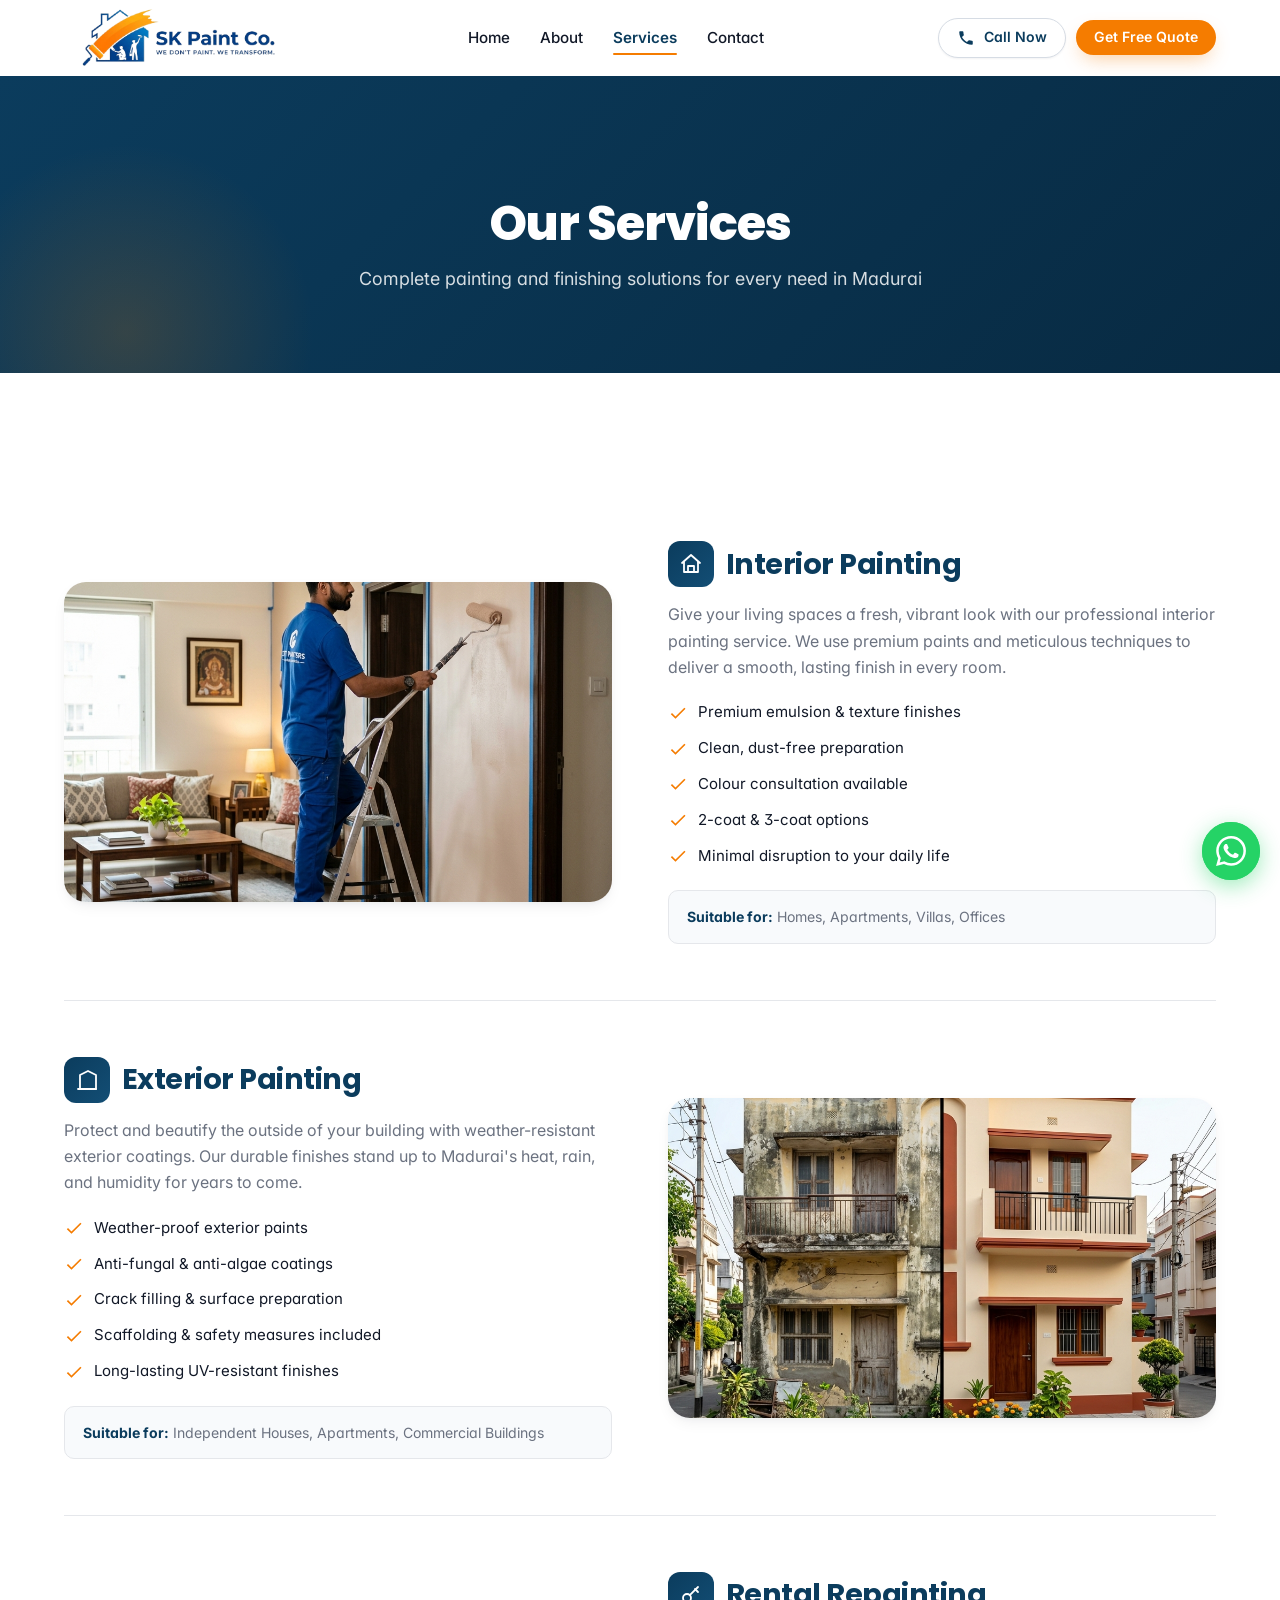
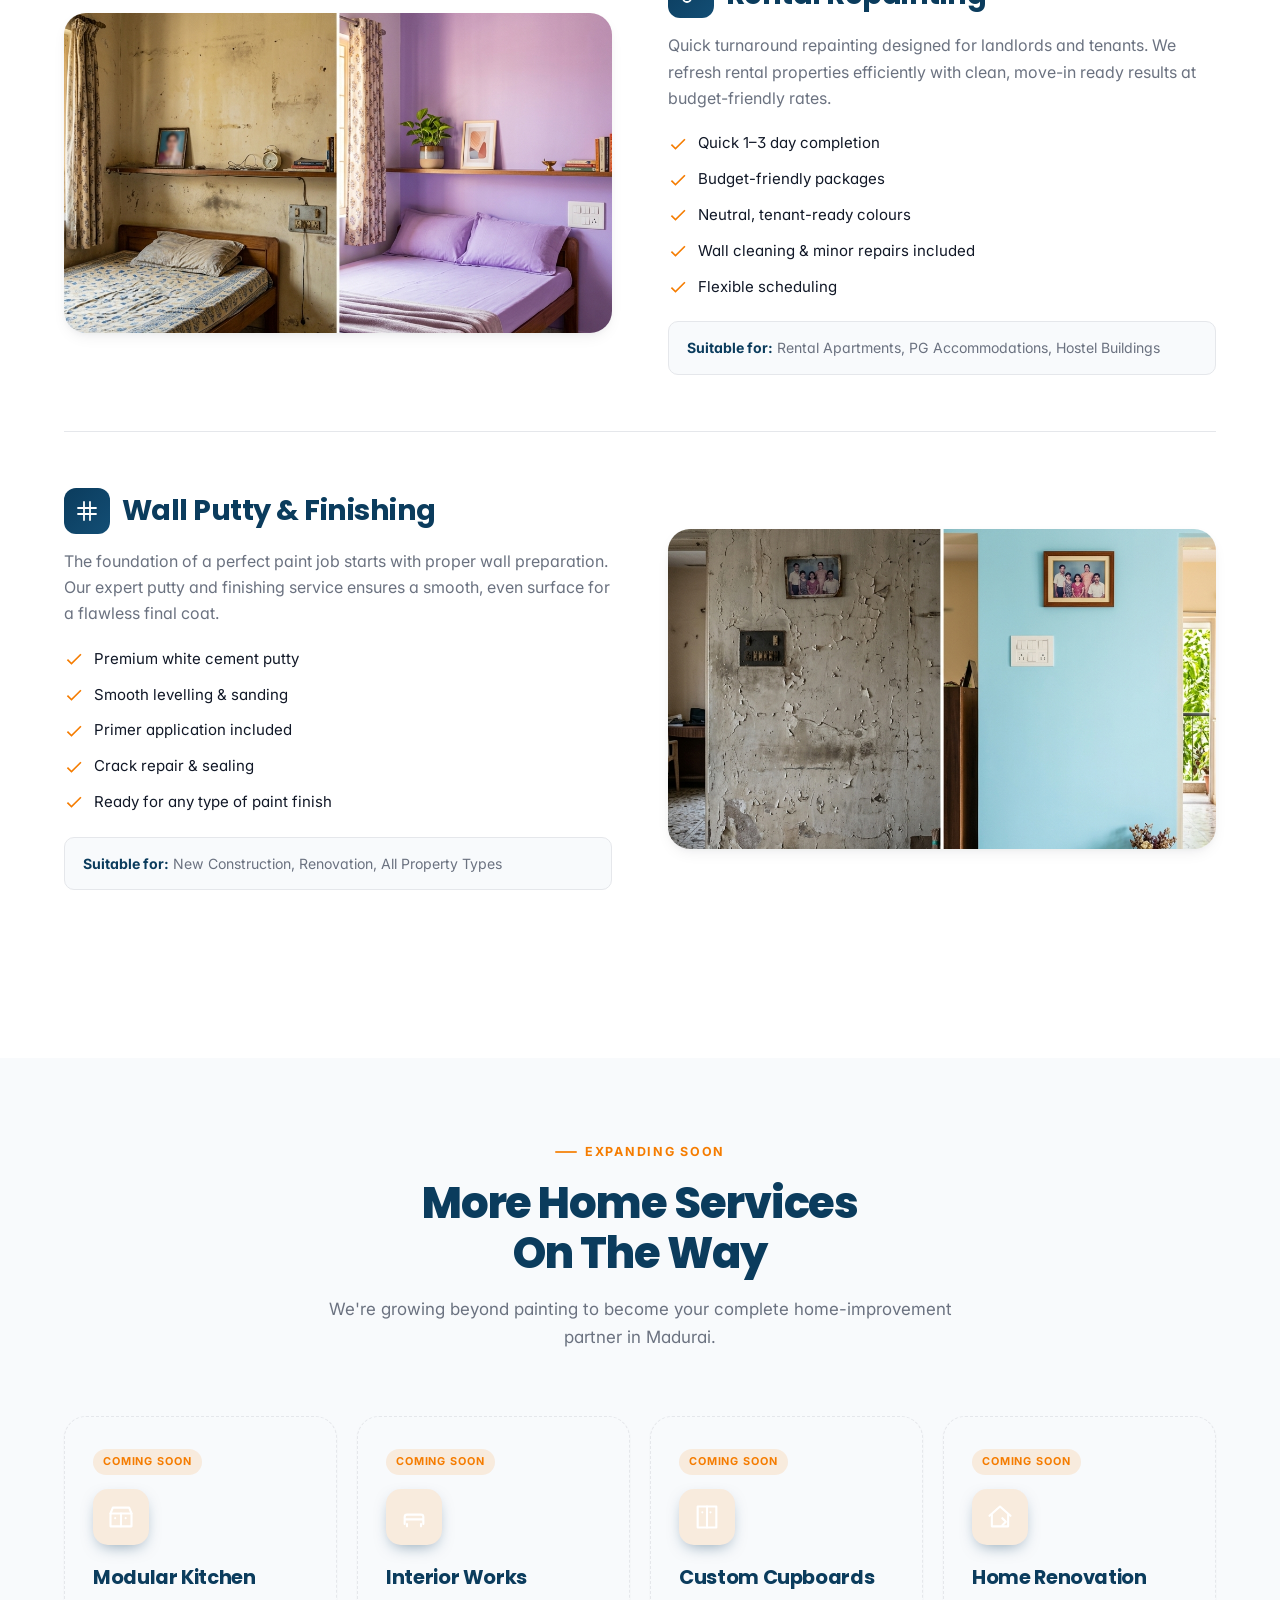
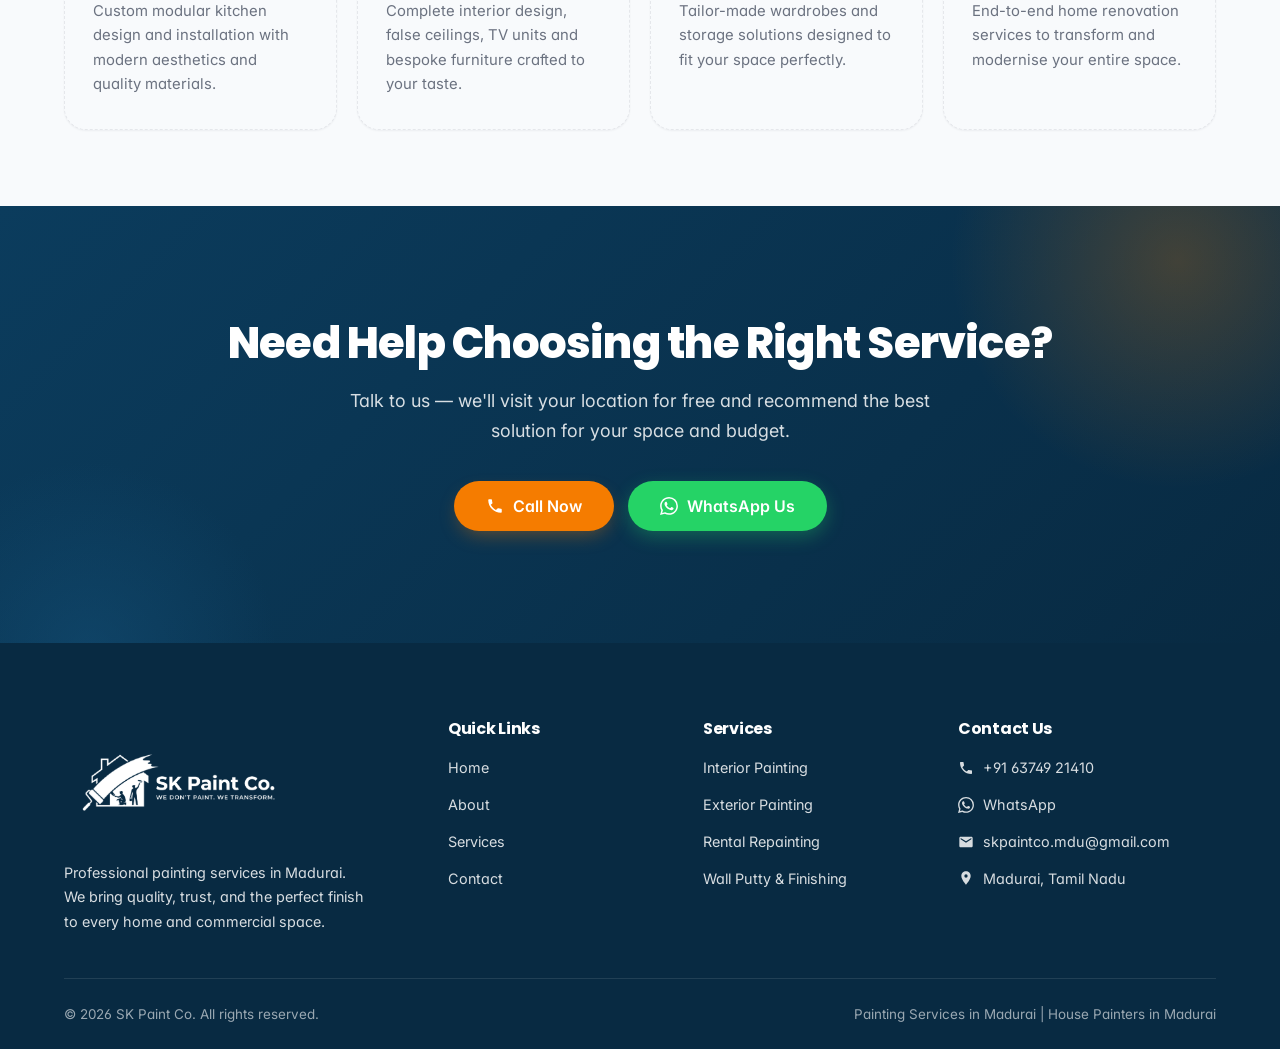
<file: services.html>
<!DOCTYPE html>
<html lang="en">
<head>
  <meta charset="UTF-8">
  <meta name="viewport" content="width=device-width, initial-scale=1.0">
  <title>Our Services | Interior &amp; Exterior Painting in Madurai — SK Paint Co.</title>
  <meta name="description" content="Explore SK Paint Co.'s painting services in Madurai — interior painting, exterior painting, rental repainting, and wall putty & finishing for homes and commercial spaces.">
  <meta name="keywords" content="Interior Painting Madurai, Exterior Painting Madurai, Rental Repainting, Wall Putty Madurai, Painting Services in Madurai">
  <link rel="canonical" href="https://www.skpaintco.com/services">
  <meta name="robots" content="index, follow">
  <meta name="theme-color" content="#0B3C5D">
  <link rel="icon" href="images/Logo.png" type="image/png">
  <link rel="apple-touch-icon" href="images/Logo.png">
  <meta name="geo.region" content="IN-TN">
  <meta name="geo.placename" content="Madurai">
  <meta property="og:title" content="Our Services | Interior & Exterior Painting in Madurai — SK Paint Co.">
  <meta property="og:description" content="Interior painting, exterior painting, rental repainting, and wall putty services in Madurai.">
  <meta property="og:type" content="website">
  <meta property="og:locale" content="en_IN">
  <meta property="og:image" content="https://www.skpaintco.com/images/services-interior.png">
  <meta name="twitter:card" content="summary_large_image">
  <meta name="twitter:title" content="Our Services | SK Paint Co. — Painting in Madurai">
  <meta name="twitter:description" content="Interior, exterior, rental repainting & wall putty services in Madurai.">

  <link rel="preconnect" href="https://fonts.googleapis.com">
  <link rel="preconnect" href="https://fonts.gstatic.com" crossorigin>
  <link rel="stylesheet" href="https://fonts.googleapis.com/css2?family=Inter:wght@400;500;600;700;800&family=Poppins:wght@600;700;800&display=swap" media="print" onload="this.media='all'">
  <noscript><link rel="stylesheet" href="https://fonts.googleapis.com/css2?family=Inter:wght@400;500;600;700;800&family=Poppins:wght@600;700;800&display=swap"></noscript>
  <link rel="stylesheet" href="style.css">

  <script type="application/ld+json">
  {
    "@context": "https://schema.org",
    "@type": "Service",
    "serviceType": "House Painting",
    "provider": { "@type": "LocalBusiness", "name": "SK Paint Co.", "telephone": "+916374921410",
      "address": { "@type": "PostalAddress", "addressLocality": "Madurai", "addressRegion": "Tamil Nadu", "addressCountry": "IN" } },
    "areaServed": { "@type": "City", "name": "Madurai" },
    "hasOfferCatalog": {
      "@type": "OfferCatalog", "name": "Painting Services",
      "itemListElement": [
        { "@type": "Offer", "itemOffered": { "@type": "Service", "name": "Interior Painting" } },
        { "@type": "Offer", "itemOffered": { "@type": "Service", "name": "Exterior Painting" } },
        { "@type": "Offer", "itemOffered": { "@type": "Service", "name": "Rental Repainting" } },
        { "@type": "Offer", "itemOffered": { "@type": "Service", "name": "Wall Putty & Finishing" } }
      ]
    }
  }
  </script>
</head>
<body>

  <div id="app-header"></div>

  <!-- PAGE HERO -->
  <section class="page-hero">
    <div class="container">
      <h1>Our Services</h1>
      <p>Complete painting and finishing solutions for every need in Madurai</p>
    </div>
  </section>

  <!-- SERVICE DETAILS -->
  <section class="section">
    <div class="container">

      <!-- Interior -->
      <article class="service-detail reveal">
        <div class="service-detail-media">
          <img src="images/services-interior.png" alt="Interior painting services in Madurai" loading="lazy">
        </div>
        <div class="service-detail-content">
          <h2><span class="svc-ic"><svg viewBox="0 0 24 24" stroke-width="1.8" stroke-linecap="round" stroke-linejoin="round"><path d="M3 11 12 3l9 8"/><path d="M5 10v10h14V10"/><path d="M9 20v-6h6v6"/></svg></span> Interior Painting</h2>
          <p>Give your living spaces a fresh, vibrant look with our professional interior painting service. We use premium paints and meticulous techniques to deliver a smooth, lasting finish in every room.</p>
          <ul class="service-benefits">
            <li><svg viewBox="0 0 24 24" aria-hidden="true"><path d="M9 16.2 4.8 12l-1.4 1.4L9 19 21 7l-1.4-1.4z"/></svg> Premium emulsion &amp; texture finishes</li>
            <li><svg viewBox="0 0 24 24" aria-hidden="true"><path d="M9 16.2 4.8 12l-1.4 1.4L9 19 21 7l-1.4-1.4z"/></svg> Clean, dust-free preparation</li>
            <li><svg viewBox="0 0 24 24" aria-hidden="true"><path d="M9 16.2 4.8 12l-1.4 1.4L9 19 21 7l-1.4-1.4z"/></svg> Colour consultation available</li>
            <li><svg viewBox="0 0 24 24" aria-hidden="true"><path d="M9 16.2 4.8 12l-1.4 1.4L9 19 21 7l-1.4-1.4z"/></svg> 2-coat &amp; 3-coat options</li>
            <li><svg viewBox="0 0 24 24" aria-hidden="true"><path d="M9 16.2 4.8 12l-1.4 1.4L9 19 21 7l-1.4-1.4z"/></svg> Minimal disruption to your daily life</li>
          </ul>
          <div class="service-suitable"><strong>Suitable for:</strong> Homes, Apartments, Villas, Offices</div>
        </div>
      </article>

      <!-- Exterior -->
      <article class="service-detail reveal">
        <div class="service-detail-media">
          <img src="images/before-after-2.png" alt="Exterior painting services in Madurai" loading="lazy">
        </div>
        <div class="service-detail-content">
          <h2><span class="svc-ic"><svg viewBox="0 0 24 24" stroke-width="1.8" stroke-linecap="round" stroke-linejoin="round"><path d="M3 21h18"/><path d="M5 21V7l8-4 8 4v14"/></svg></span> Exterior Painting</h2>
          <p>Protect and beautify the outside of your building with weather-resistant exterior coatings. Our durable finishes stand up to Madurai's heat, rain, and humidity for years to come.</p>
          <ul class="service-benefits">
            <li><svg viewBox="0 0 24 24" aria-hidden="true"><path d="M9 16.2 4.8 12l-1.4 1.4L9 19 21 7l-1.4-1.4z"/></svg> Weather-proof exterior paints</li>
            <li><svg viewBox="0 0 24 24" aria-hidden="true"><path d="M9 16.2 4.8 12l-1.4 1.4L9 19 21 7l-1.4-1.4z"/></svg> Anti-fungal &amp; anti-algae coatings</li>
            <li><svg viewBox="0 0 24 24" aria-hidden="true"><path d="M9 16.2 4.8 12l-1.4 1.4L9 19 21 7l-1.4-1.4z"/></svg> Crack filling &amp; surface preparation</li>
            <li><svg viewBox="0 0 24 24" aria-hidden="true"><path d="M9 16.2 4.8 12l-1.4 1.4L9 19 21 7l-1.4-1.4z"/></svg> Scaffolding &amp; safety measures included</li>
            <li><svg viewBox="0 0 24 24" aria-hidden="true"><path d="M9 16.2 4.8 12l-1.4 1.4L9 19 21 7l-1.4-1.4z"/></svg> Long-lasting UV-resistant finishes</li>
          </ul>
          <div class="service-suitable"><strong>Suitable for:</strong> Independent Houses, Apartments, Commercial Buildings</div>
        </div>
      </article>

      <!-- Rental -->
      <article class="service-detail reveal">
        <div class="service-detail-media">
          <img src="images/before-after-3.png" alt="Rental property repainting in Madurai" loading="lazy">
        </div>
        <div class="service-detail-content">
          <h2><span class="svc-ic"><svg viewBox="0 0 24 24" stroke-width="1.8" stroke-linecap="round" stroke-linejoin="round"><circle cx="8" cy="15" r="4"/><path d="M10.8 12.2 19 4"/><path d="M16 6l3 3"/></svg></span> Rental Repainting</h2>
          <p>Quick turnaround repainting designed for landlords and tenants. We refresh rental properties efficiently with clean, move-in ready results at budget-friendly rates.</p>
          <ul class="service-benefits">
            <li><svg viewBox="0 0 24 24" aria-hidden="true"><path d="M9 16.2 4.8 12l-1.4 1.4L9 19 21 7l-1.4-1.4z"/></svg> Quick 1–3 day completion</li>
            <li><svg viewBox="0 0 24 24" aria-hidden="true"><path d="M9 16.2 4.8 12l-1.4 1.4L9 19 21 7l-1.4-1.4z"/></svg> Budget-friendly packages</li>
            <li><svg viewBox="0 0 24 24" aria-hidden="true"><path d="M9 16.2 4.8 12l-1.4 1.4L9 19 21 7l-1.4-1.4z"/></svg> Neutral, tenant-ready colours</li>
            <li><svg viewBox="0 0 24 24" aria-hidden="true"><path d="M9 16.2 4.8 12l-1.4 1.4L9 19 21 7l-1.4-1.4z"/></svg> Wall cleaning &amp; minor repairs included</li>
            <li><svg viewBox="0 0 24 24" aria-hidden="true"><path d="M9 16.2 4.8 12l-1.4 1.4L9 19 21 7l-1.4-1.4z"/></svg> Flexible scheduling</li>
          </ul>
          <div class="service-suitable"><strong>Suitable for:</strong> Rental Apartments, PG Accommodations, Hostel Buildings</div>
        </div>
      </article>

      <!-- Wall Putty -->
      <article class="service-detail reveal">
        <div class="service-detail-media">
          <img src="images/before-after-1.png" alt="Wall putty and finishing services in Madurai" loading="lazy">
        </div>
        <div class="service-detail-content">
          <h2><span class="svc-ic"><svg viewBox="0 0 24 24" stroke-width="1.8" stroke-linecap="round" stroke-linejoin="round"><path d="M3 9h18M3 15h18M9 3v18M15 3v18"/></svg></span> Wall Putty &amp; Finishing</h2>
          <p>The foundation of a perfect paint job starts with proper wall preparation. Our expert putty and finishing service ensures a smooth, even surface for a flawless final coat.</p>
          <ul class="service-benefits">
            <li><svg viewBox="0 0 24 24" aria-hidden="true"><path d="M9 16.2 4.8 12l-1.4 1.4L9 19 21 7l-1.4-1.4z"/></svg> Premium white cement putty</li>
            <li><svg viewBox="0 0 24 24" aria-hidden="true"><path d="M9 16.2 4.8 12l-1.4 1.4L9 19 21 7l-1.4-1.4z"/></svg> Smooth levelling &amp; sanding</li>
            <li><svg viewBox="0 0 24 24" aria-hidden="true"><path d="M9 16.2 4.8 12l-1.4 1.4L9 19 21 7l-1.4-1.4z"/></svg> Primer application included</li>
            <li><svg viewBox="0 0 24 24" aria-hidden="true"><path d="M9 16.2 4.8 12l-1.4 1.4L9 19 21 7l-1.4-1.4z"/></svg> Crack repair &amp; sealing</li>
            <li><svg viewBox="0 0 24 24" aria-hidden="true"><path d="M9 16.2 4.8 12l-1.4 1.4L9 19 21 7l-1.4-1.4z"/></svg> Ready for any type of paint finish</li>
          </ul>
          <div class="service-suitable"><strong>Suitable for:</strong> New Construction, Renovation, All Property Types</div>
        </div>
      </article>
    </div>
  </section>

  <!-- COMING SOON -->
  <section class="section section--surface section--tight">
    <div class="container">
      <div class="section-head reveal">
        <span class="eyebrow">Expanding Soon</span>
        <h2 class="section-title">More Home Services On The Way</h2>
        <p class="section-subtitle">We're growing beyond painting to become your complete home-improvement partner in Madurai.</p>
      </div>
      <div class="cards-grid">
        <article class="service-card soon reveal"><span class="badge-soon">Coming Soon</span><div class="service-ic"><svg viewBox="0 0 24 24" stroke-width="1.8" stroke-linecap="round" stroke-linejoin="round"><path d="M3 9h18v11H3z"/><path d="M3 9l2-5h14l2 5M12 9v11M7 13h0M16 13h0"/></svg></div><h3>Modular Kitchen</h3><p>Custom modular kitchen design and installation with modern aesthetics and quality materials.</p></article>
        <article class="service-card soon reveal" data-delay="1"><span class="badge-soon">Coming Soon</span><div class="service-ic"><svg viewBox="0 0 24 24" stroke-width="1.8" stroke-linecap="round" stroke-linejoin="round"><path d="M4 18v-6a2 2 0 0 1 2-2h12a2 2 0 0 1 2 2v6M4 14h16M6 18v2M18 18v2"/></svg></div><h3>Interior Works</h3><p>Complete interior design, false ceilings, TV units and bespoke furniture crafted to your taste.</p></article>
        <article class="service-card soon reveal" data-delay="2"><span class="badge-soon">Coming Soon</span><div class="service-ic"><svg viewBox="0 0 24 24" stroke-width="1.8" stroke-linecap="round" stroke-linejoin="round"><path d="M4 3h16v18H4z"/><path d="M12 3v18M8 8h0M15 8h0"/></svg></div><h3>Custom Cupboards</h3><p>Tailor-made wardrobes and storage solutions designed to fit your space perfectly.</p></article>
        <article class="service-card soon reveal" data-delay="3"><span class="badge-soon">Coming Soon</span><div class="service-ic"><svg viewBox="0 0 24 24" stroke-width="1.8" stroke-linecap="round" stroke-linejoin="round"><path d="M3 11 12 3l9 8"/><path d="M5 10v10h14V10"/><path d="m14 13 3 3-3 3"/></svg></div><h3>Home Renovation</h3><p>End-to-end home renovation services to transform and modernise your entire space.</p></article>
      </div>
    </div>
  </section>

  <!-- CTA -->
  <section class="section cta-section">
    <div class="container">
      <h2 class="reveal">Need Help Choosing the Right Service?</h2>
      <p class="reveal">Talk to us — we'll visit your location for free and recommend the best solution for your space and budget.</p>
      <div class="cta-btns reveal">
        <a href="tel:+916374921410" class="btn btn-primary btn-lg">
          <svg viewBox="0 0 24 24" aria-hidden="true"><path d="M6.62 10.79c1.44 2.83 3.76 5.14 6.59 6.59l2.2-2.2c.27-.27.67-.36 1.02-.24 1.12.37 2.33.57 3.57.57.55 0 1 .45 1 1V20c0 .55-.45 1-1 1-9.39 0-17-7.61-17-17 0-.55.45-1 1-1H7c.55 0 1 .45 1 1 0 1.25.2 2.45.57 3.57.11.35.03.74-.25 1.02l-2.2 2.2z"/></svg> Call Now
        </a>
        <a href="https://wa.me/916374921410?text=Hi%20SK%20Paint%20Co.%2C%20I%20need%20help%20choosing%20a%20painting%20service." class="btn btn-whatsapp btn-lg" target="_blank" rel="noopener">
          <svg viewBox="0 0 24 24" aria-hidden="true"><path d="M17.472 14.382c-.297-.149-1.758-.867-2.03-.967-.273-.099-.471-.148-.67.15-.197.297-.767.966-.94 1.164-.173.199-.347.223-.644.075-.297-.15-1.255-.463-2.39-1.475-.883-.788-1.48-1.761-1.653-2.059-.173-.297-.018-.458.13-.606.134-.133.298-.347.446-.52.149-.174.198-.298.298-.497.099-.198.05-.371-.025-.52-.075-.149-.669-1.612-.916-2.207-.242-.579-.487-.5-.669-.51-.173-.008-.371-.01-.57-.01-.198 0-.52.074-.792.372-.272.297-1.04 1.016-1.04 2.479 0 1.462 1.065 2.875 1.213 3.074.149.198 2.096 3.2 5.077 4.487.709.306 1.262.489 1.694.625.712.227 1.36.195 1.871.118.571-.085 1.758-.719 2.006-1.413.248-.694.248-1.289.173-1.413-.074-.124-.272-.198-.57-.347m-5.421 7.403h-.004a9.87 9.87 0 01-5.031-1.378l-.361-.214-3.741.982.998-3.648-.235-.374a9.86 9.86 0 01-1.51-5.26c.001-5.45 4.436-9.884 9.888-9.884 2.64 0 5.122 1.03 6.988 2.898a9.825 9.825 0 012.893 6.994c-.003 5.45-4.437 9.884-9.885 9.884m8.413-18.297A11.815 11.815 0 0012.05 0C5.495 0 .16 5.335.157 11.892c0 2.096.547 4.142 1.588 5.945L.057 24l6.305-1.654a11.882 11.882 0 005.683 1.448h.005c6.554 0 11.89-5.335 11.893-11.893a11.821 11.821 0 00-3.48-8.413z"/></svg> WhatsApp Us
        </a>
      </div>
    </div>
  </section>

  <div id="app-footer"></div>
  <div id="app-floating"></div>

  <script src="components.js"></script>
  <script src="script.js"></script>
</body>
</html>
</file>
<file: style.css>
/* =================================================================
   SK PAINT CO. — Design System
   Premium local-service site. Navy + Orange. Minimal, spacious.
   ================================================================= */

/* ===== FONTS =====
   Loaded via <link> in each page's <head> (non-render-blocking) rather than
   @import, which would block the entire stylesheet on a network round-trip. */

/* ===== DESIGN TOKENS ===== */
:root {
  /* Brand */
  --navy: #0B3C5D;
  --navy-600: #134e75;
  --navy-700: #0a3450;
  --navy-800: #082a42;
  --orange: #F57C00;
  --orange-600: #e06f00;
  --orange-500: #ff8f1f;

  /* Neutrals */
  --white: #FFFFFF;
  --surface: #F8FAFC;       /* secondary background */
  --surface-2: #F1F5F9;
  --border: #E5E7EB;
  --border-strong: #D6DCE4;
  --text: #111827;          /* text primary */
  --text-muted: #6B7280;    /* text secondary */
  --text-on-dark: rgba(255,255,255,.84);
  --text-on-dark-soft: rgba(255,255,255,.66);

  /* Accents */
  --whatsapp: #25D366;
  --whatsapp-600: #1fb855;
  --star: #FBBF24;

  /* Glass */
  --glass-bg: rgba(255,255,255,.10);
  --glass-border: rgba(255,255,255,.18);

  /* Elevation — soft, layered, premium (kept restrained per brief) */
  --shadow-xs: 0 1px 2px rgba(16,24,40,.05);
  --shadow-sm: 0 1px 3px rgba(16,24,40,.06), 0 1px 2px rgba(16,24,40,.04);
  --shadow-md: 0 6px 16px -4px rgba(16,24,40,.08), 0 2px 6px -2px rgba(16,24,40,.05);
  --shadow-lg: 0 18px 40px -12px rgba(16,24,40,.16), 0 6px 14px -6px rgba(16,24,40,.08);
  --shadow-orange: 0 8px 20px -6px rgba(245,124,0,.42);

  /* Geometry */
  --radius-sm: 10px;
  --radius: 16px;
  --radius-lg: 22px;
  --radius-xl: 28px;
  --radius-pill: 999px;

  /* Spacing — 8px base scale */
  --sp-1: 4px;  --sp-2: 8px;   --sp-3: 12px; --sp-4: 16px;
  --sp-5: 24px; --sp-6: 32px;  --sp-7: 48px; --sp-8: 64px;
  --sp-9: 96px;

  /* Motion */
  --ease: cubic-bezier(.22,.61,.36,1);
  --ease-out: cubic-bezier(.16,1,.3,1);
  --t-fast: .16s var(--ease);
  --t: .26s var(--ease);

  --container: 1180px;
  --header-h: 76px;
}

/* ===== RESET ===== */
*, *::before, *::after { box-sizing: border-box; margin: 0; padding: 0; }
html { scroll-behavior: smooth; scroll-padding-top: calc(var(--header-h) + 16px); -webkit-text-size-adjust: 100%; }
body {
  font-family: 'Inter', system-ui, -apple-system, sans-serif;
  color: var(--text);
  line-height: 1.65;
  background: var(--white);
  -webkit-font-smoothing: antialiased;
  -moz-osx-font-smoothing: grayscale;
  text-rendering: optimizeLegibility;
  font-feature-settings: 'cv11', 'ss01';
  overflow-x: hidden;
}
img { max-width: 100%; height: auto; display: block; }
a { text-decoration: none; color: inherit; }
ul { list-style: none; }
button { cursor: pointer; border: none; font-family: inherit; background: none; color: inherit; }
h1, h2, h3, h4 { font-family: 'Poppins', 'Inter', sans-serif; line-height: 1.16; color: var(--navy); letter-spacing: -.018em; text-wrap: balance; }
p { text-wrap: pretty; }
:focus-visible { outline: 3px solid var(--orange); outline-offset: 2px; border-radius: 4px; }
::selection { background: rgba(245,124,0,.22); color: var(--navy-800); }

/* ===== LAYOUT ===== */
.container { width: 90%; max-width: var(--container); margin-inline: auto; }
.section { padding: clamp(64px, 9vw, 112px) 0; }
.section--tight { padding: clamp(44px, 6vw, 76px) 0; }
.section--surface { background: var(--surface); }
.eyebrow {
  display: inline-flex;
  align-items: center;
  gap: 8px;
  font-family: 'Inter', sans-serif;
  font-weight: 700;
  font-size: .78rem;
  letter-spacing: .14em;
  text-transform: uppercase;
  color: var(--orange);
  margin-bottom: 16px;
}
.eyebrow::before {
  content: '';
  width: 22px; height: 2px;
  background: currentColor;
  border-radius: 2px;
  opacity: .85;
}
.section-head { text-align: center; max-width: 660px; margin: 0 auto clamp(40px, 5vw, 64px); }
.section-head .eyebrow { justify-content: center; }
.section-title { font-size: clamp(1.75rem, 4vw, 2.7rem); font-weight: 800; letter-spacing: -.025em; }
.section-subtitle { color: var(--text-muted); font-size: 1.06rem; margin-top: 16px; line-height: 1.7; }

/* ===== BUTTONS ===== */
.btn {
  --btn-bg: var(--navy);
  --btn-fg: var(--white);
  position: relative;
  display: inline-flex;
  align-items: center;
  justify-content: center;
  gap: 9px;
  padding: 14px 26px;
  border-radius: var(--radius-pill);
  font-weight: 600;
  font-size: .96rem;
  line-height: 1;
  background: var(--btn-bg);
  color: var(--btn-fg);
  transition: transform var(--t-fast), box-shadow var(--t), background var(--t), border-color var(--t);
  white-space: nowrap;
  cursor: pointer;
  -webkit-tap-highlight-color: transparent;
}
.btn:hover { transform: translateY(-2px); }
.btn:active { transform: translateY(0) scale(.98); }
.btn svg { width: 18px; height: 18px; fill: currentColor; flex-shrink: 0; transition: transform var(--t-fast); }

.btn-primary { --btn-bg: var(--orange); box-shadow: var(--shadow-orange); }
.btn-primary:hover { --btn-bg: var(--orange-600); box-shadow: 0 14px 30px -8px rgba(245,124,0,.52); }

.btn-navy { --btn-bg: var(--navy); box-shadow: 0 6px 18px rgba(11,60,93,.28); }
.btn-navy:hover { --btn-bg: var(--navy-600); }

.btn-whatsapp { --btn-bg: var(--whatsapp); box-shadow: 0 6px 18px rgba(37,211,102,.30); }
.btn-whatsapp:hover { --btn-bg: var(--whatsapp-600); }

.btn-ghost {
  background: transparent;
  color: var(--white);
  border: 1.5px solid rgba(255,255,255,.55);
  box-shadow: none;
}
.btn-ghost:hover { background: rgba(255,255,255,.12); border-color: #fff; }

.btn-outline-navy {
  background: var(--white);
  color: var(--navy);
  border: 1.5px solid var(--border-strong);
  box-shadow: var(--shadow-xs);
}
.btn-outline-navy:hover { border-color: var(--navy); background: var(--surface); box-shadow: var(--shadow-sm); }

.btn-block { width: 100%; }
.btn-lg { padding: 16px 32px; font-size: 1rem; }

/* =================================================================
   HEADER
   ================================================================= */
.header {
  position: fixed;
  inset: 0 0 auto 0;
  height: var(--header-h);
  z-index: 1000;
  background: rgba(255,255,255,.72);
  backdrop-filter: saturate(180%) blur(16px);
  -webkit-backdrop-filter: saturate(180%) blur(16px);
  border-bottom: 1px solid transparent;
  transition: border-color var(--t), box-shadow var(--t), background var(--t);
}
.header.scrolled { border-bottom-color: var(--border); box-shadow: var(--shadow-sm); background: rgba(255,255,255,.85); }
.header-inner { display: flex; align-items: center; justify-content: space-between; height: 100%; gap: 16px; }
.logo { display: flex; align-items: center; gap: 10px; flex-shrink: 0; }
.logo-img { height: 125px; width: auto; object-fit: contain; }
.logo-fallback { display: flex; flex-direction: column; line-height: 1.05; }
.logo-fallback b { font-family: 'Poppins'; font-weight: 800; font-size: 1.15rem; color: var(--navy); letter-spacing: -.01em; }
.logo-fallback small { font-size: .64rem; letter-spacing: .18em; text-transform: uppercase; color: var(--orange); font-weight: 600; }

.nav-links { display: flex; gap: 2px; align-items: center; }
.nav-links a {
  position: relative;
  font-weight: 500;
  font-size: .95rem;
  color: var(--text);
  padding: 8px 14px;
  border-radius: var(--radius-pill);
  transition: color var(--t-fast), background var(--t-fast);
}
.nav-links a::after {
  content: '';
  position: absolute;
  left: 14px; right: 14px; bottom: 3px;
  height: 2px; border-radius: 2px;
  background: var(--orange);
  transform: scaleX(0);
  transform-origin: left;
  transition: transform var(--t);
}
.nav-links a:hover { color: var(--navy); background: var(--surface); }
.nav-links a.active { color: var(--navy); font-weight: 600; }
.nav-links a.active::after { transform: scaleX(1); }

.header-cta { display: flex; gap: 10px; align-items: center; }
.header-cta .btn { padding: 10px 18px; font-size: .88rem; }

.hamburger {
  display: none;
  width: 44px; height: 44px;
  border-radius: 12px;
  flex-direction: column;
  align-items: center;
  justify-content: center;
  gap: 5px;
  border: 1px solid var(--border);
}
.hamburger span { width: 22px; height: 2px; background: var(--navy); border-radius: 2px; transition: var(--t); }
.hamburger.active span:nth-child(1) { transform: translateY(7px) rotate(45deg); }
.hamburger.active span:nth-child(2) { opacity: 0; }
.hamburger.active span:nth-child(3) { transform: translateY(-7px) rotate(-45deg); }

/* Mobile slide-over */
.mobile-nav {
  position: fixed;
  inset: var(--header-h) 0 0 0;
  background: var(--white);
  z-index: 999;
  padding: 24px 22px 40px;
  display: flex;
  flex-direction: column;
  gap: 4px;
  transform: translateX(100%);
  transition: transform var(--t);
  overflow-y: auto;
}
.mobile-nav.open { transform: translateX(0); }
.mobile-nav a:not(.btn) {
  font-size: 1.05rem;
  font-weight: 500;
  padding: 16px 8px;
  border-bottom: 1px solid var(--border);
  color: var(--text);
}
.mobile-nav a.active { color: var(--orange); }
.mobile-nav .mobile-cta { display: grid; gap: 12px; margin-top: 22px; }
.mobile-nav .btn { justify-content: center; padding: 15px; }
.nav-backdrop {
  position: fixed; inset: 0; z-index: 998;
  background: rgba(15,23,42,.4);
  opacity: 0; pointer-events: none;
  transition: opacity var(--t);
}
.nav-backdrop.show { opacity: 1; pointer-events: auto; }
body.nav-open { overflow: hidden; }

@media (max-width: 940px) {
  .nav-links, .header-cta { display: none; }
  .hamburger { display: flex; }
}

@media (max-width: 640px) {
  .logo-img { height: 120px; }
  .footer-about .logo-img { height: 56px; }
}

/* =================================================================
   HERO
   ================================================================= */
.hero {
  position: relative;
  min-height: clamp(600px, 90vh, 800px);
  display: flex;
  align-items: center;
  margin-top: var(--header-h);
  overflow: hidden;
  color: var(--white);
  padding: clamp(48px, 7vw, 88px) 0;
}
.hero-bg { position: absolute; inset: 0; background-size: cover; background-position: center; transform: scale(1.03); will-change: transform; }
.hero-overlay {
  position: absolute; inset: 0;
  background:
    linear-gradient(105deg, rgba(8,42,66,.96) 0%, rgba(11,60,93,.86) 46%, rgba(11,60,93,.52) 100%);
}
/* subtle vignette for depth + text legibility */
.hero-overlay::after {
  content: ''; position: absolute; inset: 0;
  background: radial-gradient(120% 90% at 80% 10%, transparent 40%, rgba(6,32,52,.55) 100%);
}
.hero-content { position: relative; z-index: 2; max-width: 760px; }
.hero-badge {
  display: inline-flex; align-items: center; gap: 8px;
  background: rgba(255,255,255,.08);
  border: 1px solid rgba(255,255,255,.18);
  backdrop-filter: blur(6px);
  -webkit-backdrop-filter: blur(6px);
  color: #fff;
  padding: 8px 16px; border-radius: var(--radius-pill);
  font-size: .82rem; font-weight: 600; margin-bottom: 24px;
}
.hero-badge .dot { width: 8px; height: 8px; border-radius: 50%; background: var(--orange-500); box-shadow: 0 0 0 4px rgba(245,124,0,.25); }
.hero h1 {
  color: var(--white);
  font-size: clamp(2.2rem, 5.6vw, 3.7rem);
  font-weight: 800;
  letter-spacing: -.03em;
  line-height: 1.08;
  margin-bottom: 20px;
}
.hero h1 .accent { color: var(--orange-500); }
.hero-sub { font-size: clamp(1.04rem, 2vw, 1.24rem); color: var(--text-on-dark); max-width: 580px; margin-bottom: 34px; line-height: 1.7; }
.hero-btns { display: flex; gap: 14px; flex-wrap: wrap; margin-bottom: 42px; }

/* Glassmorphism trust cards */
.hero-trust {
  display: grid;
  grid-template-columns: repeat(4, minmax(0, 1fr));
  gap: 12px;
  max-width: 720px;
}
.hero-trust .trust-card {
  display: flex; align-items: center; gap: 10px;
  padding: 14px 16px;
  background: var(--glass-bg);
  border: 1px solid var(--glass-border);
  border-radius: var(--radius);
  backdrop-filter: blur(10px);
  -webkit-backdrop-filter: blur(10px);
  font-size: .9rem; font-weight: 600; color: #fff;
  transition: background var(--t), transform var(--t), border-color var(--t);
}
.hero-trust .trust-card:hover { background: rgba(255,255,255,.16); transform: translateY(-3px); border-color: rgba(255,255,255,.3); }
.hero-trust .trust-ic {
  width: 30px; height: 30px; flex-shrink: 0; border-radius: 9px;
  display: grid; place-items: center;
  background: rgba(245,124,0,.2);
}
.hero-trust .trust-ic svg { width: 17px; height: 17px; fill: var(--orange-500); }
@media (max-width: 880px) { .hero-trust { grid-template-columns: repeat(2, 1fr); } }
@media (max-width: 420px) { .hero-trust { grid-template-columns: 1fr; } }

/* =================================================================
   STATS STRIP
   ================================================================= */
.stats-strip { background: var(--navy); }
.stats-grid {
  display: grid; grid-template-columns: repeat(4, 1fr);
  gap: 24px; padding: 38px 0;
}
.stat { text-align: center; color: var(--white); }
.stat b { font-family: 'Poppins'; font-size: clamp(1.7rem, 4vw, 2.4rem); font-weight: 800; color: var(--orange-500); display: block; }
.stat span { font-size: .86rem; color: var(--text-on-dark); }
@media (max-width: 560px) {
  .stats-grid { grid-template-columns: repeat(2, 1fr); gap: 28px 16px; }
}

/* =================================================================
   SERVICE CARDS
   ================================================================= */
.cards-grid {
  display: grid;
  grid-template-columns: repeat(auto-fit, minmax(250px, 1fr));
  gap: 20px;
}
.service-card {
  position: relative;
  display: flex; flex-direction: column;
  background: var(--white);
  border: 1px solid var(--border);
  border-radius: var(--radius-lg);
  padding: 32px 28px;
  box-shadow: var(--shadow-xs);
  transition: transform var(--t), box-shadow var(--t), border-color var(--t);
  height: 100%;
  overflow: hidden;
}
/* accent wash on hover */
.service-card::before {
  content: ''; position: absolute; inset: 0;
  background: radial-gradient(120% 80% at 0% 0%, rgba(245,124,0,.06), transparent 60%);
  opacity: 0; transition: opacity var(--t);
}
.service-card:hover { transform: translateY(-6px); box-shadow: var(--shadow-lg); border-color: rgba(245,124,0,.45); }
.service-card:hover::before { opacity: 1; }
.service-card > * { position: relative; }
.service-ic {
  width: 56px; height: 56px; border-radius: 15px;
  display: grid; place-items: center; margin-bottom: 22px;
  background: linear-gradient(135deg, var(--navy), var(--navy-600));
  color: #fff;
  box-shadow: 0 6px 16px -6px rgba(11,60,93,.5);
  transition: transform var(--t), box-shadow var(--t);
}
.service-card:hover .service-ic { transform: scale(1.06) rotate(-3deg); }
.service-ic svg { width: 28px; height: 28px; stroke: #fff; fill: none; }
.service-card h3 { font-size: 1.22rem; font-weight: 700; margin-bottom: 9px; }
.service-card p { font-size: .93rem; color: var(--text-muted); flex: 1; line-height: 1.65; }
.service-card .card-link {
  margin-top: 18px; font-weight: 600; font-size: .9rem; color: var(--orange);
  display: inline-flex; align-items: center; gap: 6px;
}
.service-card .card-link svg { width: 15px; height: 15px; fill: currentColor; transition: transform var(--t-fast); }
.service-card:hover .card-link svg { transform: translateX(4px); }
.service-card.soon { background: var(--surface); border-style: dashed; }
.service-card.soon .service-ic { background: rgba(245,124,0,.12); color: var(--orange); }
.badge-soon {
  align-self: flex-start; margin-bottom: 14px;
  font-size: .68rem; font-weight: 700; letter-spacing: .08em; text-transform: uppercase;
  color: var(--orange); background: rgba(245,124,0,.12);
  padding: 4px 10px; border-radius: var(--radius-pill);
}

/* =================================================================
   WHY CHOOSE US
   ================================================================= */
.why-section { background: var(--navy); color: var(--white); }
.why-section .section-title, .why-section .eyebrow { color: var(--white); }
.why-section .eyebrow { color: var(--orange-500); }
.why-section .section-subtitle { color: var(--text-on-dark); }
.why-grid { display: grid; grid-template-columns: repeat(auto-fit, minmax(230px, 1fr)); gap: 16px; }
.why-card {
  background: rgba(255,255,255,.04);
  border: 1px solid rgba(255,255,255,.10);
  border-radius: var(--radius-lg);
  padding: 28px 26px;
  transition: background var(--t), transform var(--t), border-color var(--t);
}
.why-card:hover { background: rgba(255,255,255,.08); transform: translateY(-4px); border-color: rgba(245,124,0,.32); }
.why-ic {
  width: 50px; height: 50px; border-radius: 13px;
  background: rgba(245,124,0,.16); color: var(--orange-500);
  display: grid; place-items: center; margin-bottom: 18px;
  transition: transform var(--t);
}
.why-card:hover .why-ic { transform: scale(1.06); }
.why-ic svg { width: 24px; height: 24px; fill: none; stroke: var(--orange-500); }
.why-card h3 { color: var(--white); font-size: 1.1rem; font-weight: 700; margin-bottom: 8px; }
.why-card p { font-size: .9rem; color: var(--text-on-dark); line-height: 1.65; }

/* =================================================================
   COMPARISON SLIDER + GALLERY
   ================================================================= */
.comparison-wrapper {
  max-width: 860px; margin: 0 auto clamp(40px, 5vw, 56px);
  border-radius: var(--radius-lg); overflow: hidden;
  box-shadow: var(--shadow-lg); position: relative;
  cursor: ew-resize; touch-action: pan-y; user-select: none;
  border: 1px solid var(--border);
}
.comparison-container { position: relative; width: 100%; aspect-ratio: 16/10; overflow: hidden; background: var(--surface-2); }
.comparison-img { position: absolute; inset: 0; width: 100%; height: 100%; object-fit: cover; pointer-events: none; }
.comparison-before { z-index: 1; }
.comparison-after { z-index: 2; clip-path: inset(0 50% 0 0); }
.comparison-divider {
  position: absolute; top: 0; bottom: 0; left: 50%;
  width: 3px; background: #fff; z-index: 3; pointer-events: none;
  box-shadow: 0 0 16px rgba(0,0,0,.4); transform: translateX(-50%);
}
.comparison-handle {
  position: absolute; top: 50%; left: 50%;
  transform: translate(-50%, -50%); z-index: 4;
  width: 52px; height: 52px; border-radius: 50%;
  background: #fff; border: 3px solid var(--orange);
  display: grid; place-items: center; cursor: ew-resize;
  color: var(--orange); box-shadow: 0 6px 20px rgba(8,42,66,.35);
  transition: transform var(--t-fast), box-shadow var(--t-fast);
}
.comparison-handle:hover { box-shadow: 0 8px 26px rgba(245,124,0,.45); }
.comparison-handle:active { transform: translate(-50%, -50%) scale(.94); }
.comparison-handle svg { width: 22px; height: 22px; fill: currentColor; }
.comparison-handle:focus-visible { outline: 3px solid var(--orange); outline-offset: 4px; }
/* live percentage tooltip */
.comparison-tip {
  position: absolute; top: 14px; left: 50%; transform: translateX(-50%);
  z-index: 5; pointer-events: none;
  background: rgba(8,42,66,.9); color: #fff;
  padding: 5px 12px; border-radius: var(--radius-pill);
  font-size: .74rem; font-weight: 700; letter-spacing: .02em;
  backdrop-filter: blur(4px);
  opacity: 0; transition: opacity var(--t-fast);
}
.comparison-wrapper:hover .comparison-tip,
.comparison-wrapper.dragging .comparison-tip { opacity: 1; }
.comparison-labels {
  position: absolute; inset: auto 0 14px 0; z-index: 5;
  display: flex; justify-content: space-between; padding: 0 16px; pointer-events: none;
}
.comparison-label-tag {
  background: rgba(8,42,66,.82); color: #fff;
  padding: 6px 15px; border-radius: var(--radius-pill);
  font-size: .72rem; font-weight: 700; letter-spacing: .06em; text-transform: uppercase;
  backdrop-filter: blur(4px);
}

.gallery-grid { display: grid; grid-template-columns: repeat(3, 1fr); gap: 16px; }
.gallery-item {
  position: relative; border-radius: var(--radius-lg); overflow: hidden;
  box-shadow: var(--shadow-sm); cursor: pointer; aspect-ratio: 4/3;
  border: 1px solid var(--border);
  transition: box-shadow var(--t), transform var(--t);
}
.gallery-item:hover { box-shadow: var(--shadow-lg); }
.gallery-item img { width: 100%; height: 100%; object-fit: cover; transition: transform .6s var(--ease); }
.gallery-item:hover img { transform: scale(1.06); }
@media (max-width: 480px) {
  .gallery-grid { grid-template-columns: 1fr; }
}
.gallery-item::after {
  content: ''; position: absolute; inset: 0;
  background: linear-gradient(transparent 55%, rgba(8,42,66,.78));
  opacity: 0; transition: opacity var(--t);
}
.gallery-item:hover::after { opacity: 1; }
.gallery-label {
  position: absolute; left: 16px; bottom: 14px; z-index: 2;
  color: #fff; font-weight: 600; font-size: .92rem;
  opacity: 0; transform: translateY(8px); transition: var(--t);
}
.gallery-item:hover .gallery-label { opacity: 1; transform: translateY(0); }
.gallery-zoom {
  position: absolute; top: 14px; right: 14px; z-index: 2;
  width: 36px; height: 36px; border-radius: 50%;
  background: rgba(255,255,255,.92); display: grid; place-items: center;
  opacity: 0; transform: scale(.8); transition: var(--t);
}
.gallery-item:hover .gallery-zoom { opacity: 1; transform: scale(1); }
.gallery-zoom svg { width: 18px; height: 18px; fill: var(--navy); }

/* Lightbox */
.lightbox {
  position: fixed; inset: 0; z-index: 2000;
  background: rgba(8,20,32,.92);
  display: grid; place-items: center; padding: 24px;
  opacity: 0; pointer-events: none; transition: opacity var(--t);
}
.lightbox.open { opacity: 1; pointer-events: auto; }
.lightbox img { max-width: min(92vw, 1000px); max-height: 86vh; border-radius: var(--radius); box-shadow: var(--shadow-lg); }
.lightbox-close {
  position: absolute; top: 22px; right: 24px;
  width: 48px; height: 48px; border-radius: 50%;
  background: rgba(255,255,255,.12); color: #fff;
  display: grid; place-items: center; font-size: 1.6rem; line-height: 1;
}
.lightbox-close:hover { background: rgba(255,255,255,.22); }
.lightbox-nav {
  position: absolute; top: 50%; transform: translateY(-50%);
  width: 52px; height: 52px; border-radius: 50%;
  background: rgba(255,255,255,.12); color: #fff;
  display: grid; place-items: center; font-size: 2rem; line-height: 1;
}
.lightbox-nav:hover { background: rgba(255,255,255,.22); }
.lightbox-prev { left: 16px; } .lightbox-next { right: 16px; }

/* =================================================================
   TESTIMONIALS
   ================================================================= */
.rating-banner {
  display: inline-flex; align-items: center; gap: 12px; flex-wrap: wrap; justify-content: center;
  background: var(--white); border: 1px solid var(--border);
  border-radius: var(--radius-pill); padding: 11px 24px;
  box-shadow: var(--shadow-sm); margin: 0 auto 44px;
}
.rating-banner .stars { color: var(--star); letter-spacing: 2px; font-size: 1.05rem; }
.rating-banner b { color: var(--navy); }
.rating-banner span { color: var(--text-muted); font-size: .9rem; }

.testimonials-grid { display: grid; grid-template-columns: repeat(auto-fit, minmax(300px, 1fr)); gap: 20px; }
.testimonial-card {
  position: relative;
  background: var(--white); border: 1px solid var(--border);
  border-radius: var(--radius-lg); padding: 32px;
  box-shadow: var(--shadow-xs); display: flex; flex-direction: column;
  transition: transform var(--t), box-shadow var(--t), border-color var(--t);
}
.testimonial-card:hover { transform: translateY(-4px); box-shadow: var(--shadow-md); border-color: var(--border-strong); }
.testimonial-card::before {
  content: '\201C';
  position: absolute; top: 14px; right: 26px;
  font-family: 'Poppins', Georgia, serif; font-size: 4.2rem; line-height: 1;
  color: var(--orange); opacity: .14; pointer-events: none;
}
.testimonial-stars { color: var(--star); font-size: 1.05rem; letter-spacing: 2px; margin-bottom: 14px; }
.testimonial-card p { color: var(--text); font-size: .97rem; line-height: 1.72; margin-bottom: 24px; flex: 1; }
.testimonial-author { display: flex; align-items: center; gap: 12px; padding-top: 18px; border-top: 1px solid var(--border); }
.testimonial-avatar {
  width: 46px; height: 46px; border-radius: 50%;
  background: linear-gradient(135deg, var(--navy), var(--navy-600));
  color: #fff; display: grid; place-items: center; font-weight: 700;
}
.testimonial-name { font-weight: 600; font-size: .95rem; color: var(--navy); }
.testimonial-location { font-size: .82rem; color: var(--text-muted); }

/* =================================================================
   CTA BANNER
   ================================================================= */
.cta-section {
  background: linear-gradient(135deg, var(--navy) 0%, var(--navy-800) 100%);
  color: var(--white); text-align: center;
  position: relative; overflow: hidden;
}
.cta-section::before {
  content: ''; position: absolute; top: -40%; right: -10%;
  width: 460px; height: 460px; border-radius: 50%;
  background: radial-gradient(circle, rgba(245,124,0,.24), transparent 70%);
}
.cta-section::after {
  content: ''; position: absolute; bottom: -45%; left: -8%;
  width: 380px; height: 380px; border-radius: 50%;
  background: radial-gradient(circle, rgba(19,78,117,.55), transparent 70%);
}
.cta-section .container { position: relative; z-index: 1; }
.cta-section h2 { color: var(--white); font-size: clamp(1.8rem, 4vw, 2.7rem); font-weight: 800; margin-bottom: 18px; }
.cta-section p { color: var(--text-on-dark); font-size: 1.12rem; max-width: 580px; margin: 0 auto 34px; line-height: 1.7; }
.cta-btns { display: flex; gap: 14px; justify-content: center; flex-wrap: wrap; }

/* =================================================================
   PAGE HERO (inner pages)
   ================================================================= */
.page-hero {
  background: linear-gradient(135deg, var(--navy) 0%, var(--navy-800) 100%);
  color: var(--white); text-align: center;
  padding: clamp(70px, 12vw, 120px) 0 clamp(50px, 8vw, 80px);
  margin-top: var(--header-h);
  position: relative; overflow: hidden;
}
.page-hero::before {
  content: ''; position: absolute; bottom: -50%; left: -5%;
  width: 380px; height: 380px; border-radius: 50%;
  background: radial-gradient(circle, rgba(245,124,0,.18), transparent 70%);
}
.page-hero .container { position: relative; z-index: 1; }
.page-hero h1 { color: var(--white); font-size: clamp(2rem, 5vw, 3rem); font-weight: 800; margin-bottom: 12px; letter-spacing: -.02em; }
.page-hero p { color: var(--text-on-dark); font-size: 1.12rem; }
.breadcrumb { margin-bottom: 18px; font-size: .85rem; color: var(--text-on-dark); }
.breadcrumb a { color: var(--orange-500); }
.breadcrumb a:hover { text-decoration: underline; }

/* =================================================================
   ABOUT
   ================================================================= */
.about-content { display: grid; grid-template-columns: 1fr 1.05fr; gap: clamp(32px, 5vw, 64px); align-items: center; }
.about-img { border-radius: var(--radius-lg); overflow: hidden; box-shadow: var(--shadow-md); position: relative; }
.about-img img { width: 100%; height: 100%; min-height: 360px; object-fit: cover; }
.about-text h2 { font-size: clamp(1.5rem, 3vw, 2rem); font-weight: 800; margin-bottom: 18px; }
.about-text p { color: var(--text-muted); margin-bottom: 16px; }
.about-values { display: grid; grid-template-columns: 1fr 1fr; gap: 14px; margin-top: 26px; }
.about-value { display: flex; align-items: center; gap: 10px; font-weight: 600; color: var(--navy); font-size: .95rem; }
.about-value svg { width: 22px; height: 22px; fill: var(--orange); flex-shrink: 0; }
@media (max-width: 820px) {
  .about-content { grid-template-columns: 1fr; }
  .about-img img { min-height: 260px; }
}

/* =================================================================
   SERVICE DETAIL ROWS
   ================================================================= */
.service-detail {
  display: grid; grid-template-columns: 1fr 1fr;
  gap: clamp(28px, 5vw, 56px); align-items: center;
  padding: clamp(36px, 5vw, 56px) 0;
}
.service-detail + .service-detail { border-top: 1px solid var(--border); }
.service-detail:nth-child(even) .service-detail-media { order: 2; }
.service-detail-media { border-radius: var(--radius-lg); overflow: hidden; box-shadow: var(--shadow-md); }
.service-detail-media img { width: 100%; height: 320px; object-fit: cover; }
.service-detail-content h2 { display: flex; align-items: center; gap: 12px; font-size: clamp(1.4rem, 3vw, 1.8rem); font-weight: 700; margin-bottom: 14px; }
.service-detail-content .svc-ic {
  width: 46px; height: 46px; border-radius: 12px; flex-shrink: 0;
  background: linear-gradient(135deg, var(--navy), var(--navy-600));
  display: grid; place-items: center;
}
.service-detail-content .svc-ic svg { width: 24px; height: 24px; stroke: #fff; fill: none; }
.service-detail-content > p { color: var(--text-muted); margin-bottom: 20px; }
.service-benefits { display: grid; gap: 11px; margin-bottom: 22px; }
.service-benefits li { display: flex; align-items: center; gap: 10px; font-size: .94rem; }
.service-benefits svg { width: 20px; height: 20px; fill: var(--orange); flex-shrink: 0; }
.service-suitable {
  background: var(--surface); border: 1px solid var(--border);
  padding: 14px 18px; border-radius: var(--radius-sm);
  font-size: .88rem; color: var(--text-muted);
}
.service-suitable strong { color: var(--navy); }
.service-detail.soon {
  display: block; text-align: center;
  background: var(--surface); border: 2px dashed var(--border);
  border-radius: var(--radius-lg); padding: 40px;
  margin-top: 24px;
}
.service-detail.soon + .service-detail.soon { border-top: 2px dashed var(--border); }
@media (max-width: 820px) {
  .service-detail { grid-template-columns: 1fr; }
  .service-detail:nth-child(even) .service-detail-media { order: 0; }
  .service-detail-media img { height: 240px; }
}

/* =================================================================
   CONTACT
   ================================================================= */
.contact-grid { display: grid; grid-template-columns: 1fr 1.15fr; gap: clamp(28px, 4vw, 48px); align-items: start; }
.contact-info-card {
  background: linear-gradient(160deg, var(--navy), var(--navy-800));
  color: var(--white); border-radius: var(--radius-lg); padding: clamp(28px, 4vw, 40px);
}
.contact-info-card h3 { color: var(--white); font-size: 1.45rem; font-weight: 700; margin-bottom: 8px; }
.contact-info-card > p { color: var(--text-on-dark); margin-bottom: 28px; font-size: .95rem; }
.contact-item { display: flex; align-items: center; gap: 15px; margin-bottom: 22px; }
.contact-item-icon {
  width: 46px; height: 46px; flex-shrink: 0; border-radius: 12px;
  background: rgba(255,255,255,.1); display: grid; place-items: center;
}
.contact-item-icon svg { width: 22px; height: 22px; fill: var(--orange-500); }
.contact-item-text h4 { color: var(--white); font-weight: 600; font-size: .98rem; margin-bottom: 2px; }
.contact-item-text p, .contact-item-text a { color: var(--text-on-dark); font-size: .92rem; }
.contact-item-text a:hover { color: var(--orange-500); }
.contact-socials { display: flex; gap: 12px; margin-top: 8px; padding-top: 24px; border-top: 1px solid rgba(255,255,255,.16); }
.contact-socials a {
  width: 44px; height: 44px; border-radius: 12px;
  background: rgba(255,255,255,.1); display: grid; place-items: center;
  transition: background var(--t);
}
.contact-socials a:hover { background: var(--orange); }
.contact-socials svg { width: 20px; height: 20px; fill: #fff; }

.contact-form {
  background: var(--white); border: 1px solid var(--border);
  border-radius: var(--radius-lg); padding: clamp(28px, 4vw, 40px); box-shadow: var(--shadow-sm);
}
.contact-form h3 { font-size: 1.3rem; font-weight: 700; margin-bottom: 6px; }
.contact-form > p { color: var(--text-muted); font-size: .92rem; margin-bottom: 24px; }
.form-group { margin-bottom: 18px; }
.form-group label { display: block; font-weight: 600; font-size: .88rem; margin-bottom: 8px; color: var(--navy); }
.form-group input, .form-group textarea, .form-group select {
  width: 100%; padding: 14px 16px;
  border: 1.5px solid var(--border); border-radius: var(--radius-sm);
  font-family: inherit; font-size: .96rem; color: var(--text);
  background: var(--surface); transition: border-color var(--t-fast), box-shadow var(--t-fast), background var(--t-fast);
}
.form-group input::placeholder, .form-group textarea::placeholder { color: #9aa3af; }
.form-group input:hover, .form-group textarea:hover, .form-group select:hover { border-color: var(--border-strong); }
.form-group input:focus, .form-group textarea:focus, .form-group select:focus {
  outline: none; border-color: var(--orange); background: #fff;
  box-shadow: 0 0 0 4px rgba(245,124,0,.14);
}
.form-group textarea { resize: vertical; min-height: 120px; }
.form-row { display: grid; grid-template-columns: 1fr 1fr; gap: 16px; }
@media (max-width: 768px) {
  .contact-grid { grid-template-columns: 1fr; }
  .form-row { grid-template-columns: 1fr; }
}

/* =================================================================
   FOOTER
   ================================================================= */
.footer { background: var(--navy-800); color: var(--text-on-dark); padding: clamp(56px, 6vw, 80px) 0 0; }
.footer-grid { display: grid; grid-template-columns: 1.6fr 1fr 1fr 1.2fr; gap: 40px; padding-bottom: 44px; border-bottom: 1px solid rgba(255,255,255,.1); }
.footer-about .logo-img { height: 125px; filter: brightness(0) invert(1); }
.footer-about .logo-fallback b { color: #fff; }
.footer-about p { font-size: .9rem; margin-top: 16px; max-width: 300px; line-height: 1.7; }
.footer h4 { color: #fff; font-size: 1rem; font-weight: 700; margin-bottom: 18px; }
.footer-links a, .footer-links p { display: flex; align-items: center; gap: 9px; font-size: .9rem; margin-bottom: 13px; transition: color var(--t-fast), transform var(--t-fast); }
.footer-links a:hover { color: var(--orange-500); transform: translateX(3px); }
.footer-links svg { width: 16px; height: 16px; fill: currentColor; flex-shrink: 0; }
.footer-bottom { display: flex; justify-content: space-between; align-items: center; gap: 10px; padding: 24px 0; font-size: .84rem; flex-wrap: wrap; }
.footer-bottom p { opacity: .7; }
@media (max-width: 768px) { .footer-grid { grid-template-columns: 1fr 1fr; } .footer-bottom { justify-content: center; text-align: center; } }
@media (max-width: 460px) { .footer-grid { grid-template-columns: 1fr; } }

/* =================================================================
   FLOATING ACTIONS
   ================================================================= */
.whatsapp-float {
  position: fixed; right: 20px; bottom: 20px; z-index: 900;
  width: 58px; height: 58px; border-radius: 50%;
  background: var(--whatsapp); display: grid; place-items: center;
  box-shadow: 0 6px 22px rgba(37,211,102,.45);
  transition: transform var(--t);
}
.whatsapp-float::after {
  content: ''; position: absolute; inset: 0; border-radius: 50%;
  border: 2px solid var(--whatsapp); animation: wa-ring 2.4s ease-out infinite;
}
.whatsapp-float:hover { transform: scale(1.08); }
.whatsapp-float svg { width: 30px; height: 30px; fill: #fff; }
@keyframes wa-ring { 0% { transform: scale(1); opacity: .7; } 100% { transform: scale(1.6); opacity: 0; } }

/* Toast notification */
.skp-toast {
  position: fixed; left: 50%; bottom: 28px; z-index: 2100;
  transform: translate(-50%, 20px);
  background: var(--navy-800); color: #fff;
  padding: 14px 22px; border-radius: var(--radius-pill);
  font-size: .92rem; font-weight: 600;
  box-shadow: var(--shadow-lg);
  border: 1px solid rgba(255,255,255,.12);
  opacity: 0; pointer-events: none;
  transition: opacity var(--t), transform var(--t);
  max-width: calc(100% - 32px);
}
.skp-toast.show { opacity: 1; transform: translate(-50%, 0); }
@media (max-width: 640px) { .skp-toast { bottom: 84px; } }

/* Sticky mobile action bar */
.mobile-bar {
  position: fixed; inset: auto 0 0 0; z-index: 901;
  display: none; grid-template-columns: 1fr 1fr;
  background: #fff; border-top: 1px solid var(--border);
  box-shadow: 0 -4px 20px rgba(15,23,42,.08);
  padding: 10px 12px calc(10px + env(safe-area-inset-bottom, 0px));
  gap: 10px;
}
.mobile-bar .btn { padding: 13px; font-size: .92rem; }
@media (max-width: 640px) {
  .mobile-bar { display: grid; }
  .whatsapp-float { bottom: 84px; }
  body { padding-bottom: 64px; }
}

/* =================================================================
   MOTION / REVEAL
   ================================================================= */
.reveal { opacity: 0; transform: translateY(24px); transition: opacity .6s var(--ease-out), transform .6s var(--ease-out); }
.reveal.visible { opacity: 1; transform: none; }
.reveal[data-delay="1"] { transition-delay: .08s; }
.reveal[data-delay="2"] { transition-delay: .16s; }
.reveal[data-delay="3"] { transition-delay: .24s; }

/* Scroll progress bar */
.scroll-progress {
  position: fixed; top: 0; left: 0; height: 3px; width: 0;
  background: linear-gradient(90deg, var(--orange), var(--orange-500));
  z-index: 1001; transition: width .1s linear; pointer-events: none;
}

/* =================================================================
   RESPONSIVE POLISH — mobile-first refinements
   ================================================================= */
@media (max-width: 860px) {
  .hero { min-height: auto; }
  .hero h1 { font-size: clamp(2rem, 8vw, 2.8rem); }
  /* Stack hero CTAs full-width for big, thumb-friendly targets */
  .hero-btns { gap: 12px; }
  .hero-btns .btn { flex: 1 1 100%; }
}
@media (max-width: 560px) {
  .section { padding: clamp(52px, 13vw, 72px) 0; }
  .service-card { padding: 28px 24px; }
  .testimonial-card { padding: 28px 24px; }
  .cta-btns .btn { flex: 1 1 100%; }
}

/* Stats: subtle dividers between cells on wider screens */
@media (min-width: 561px) {
  .stat { position: relative; }
  .stat + .stat::before {
    content: ''; position: absolute; left: -12px; top: 50%;
    transform: translateY(-50%); height: 38px; width: 1px;
    background: rgba(255,255,255,.14);
  }
  .stats-grid .stat:nth-child(1)::before { display: none; }
}

@media (prefers-reduced-motion: reduce) {
  *, *::before, *::after { animation-duration: .001ms !important; animation-iteration-count: 1 !important; transition-duration: .001ms !important; scroll-behavior: auto !important; }
  .reveal { opacity: 1; transform: none; }
  .hero-bg { transform: none; }
}
</file>
